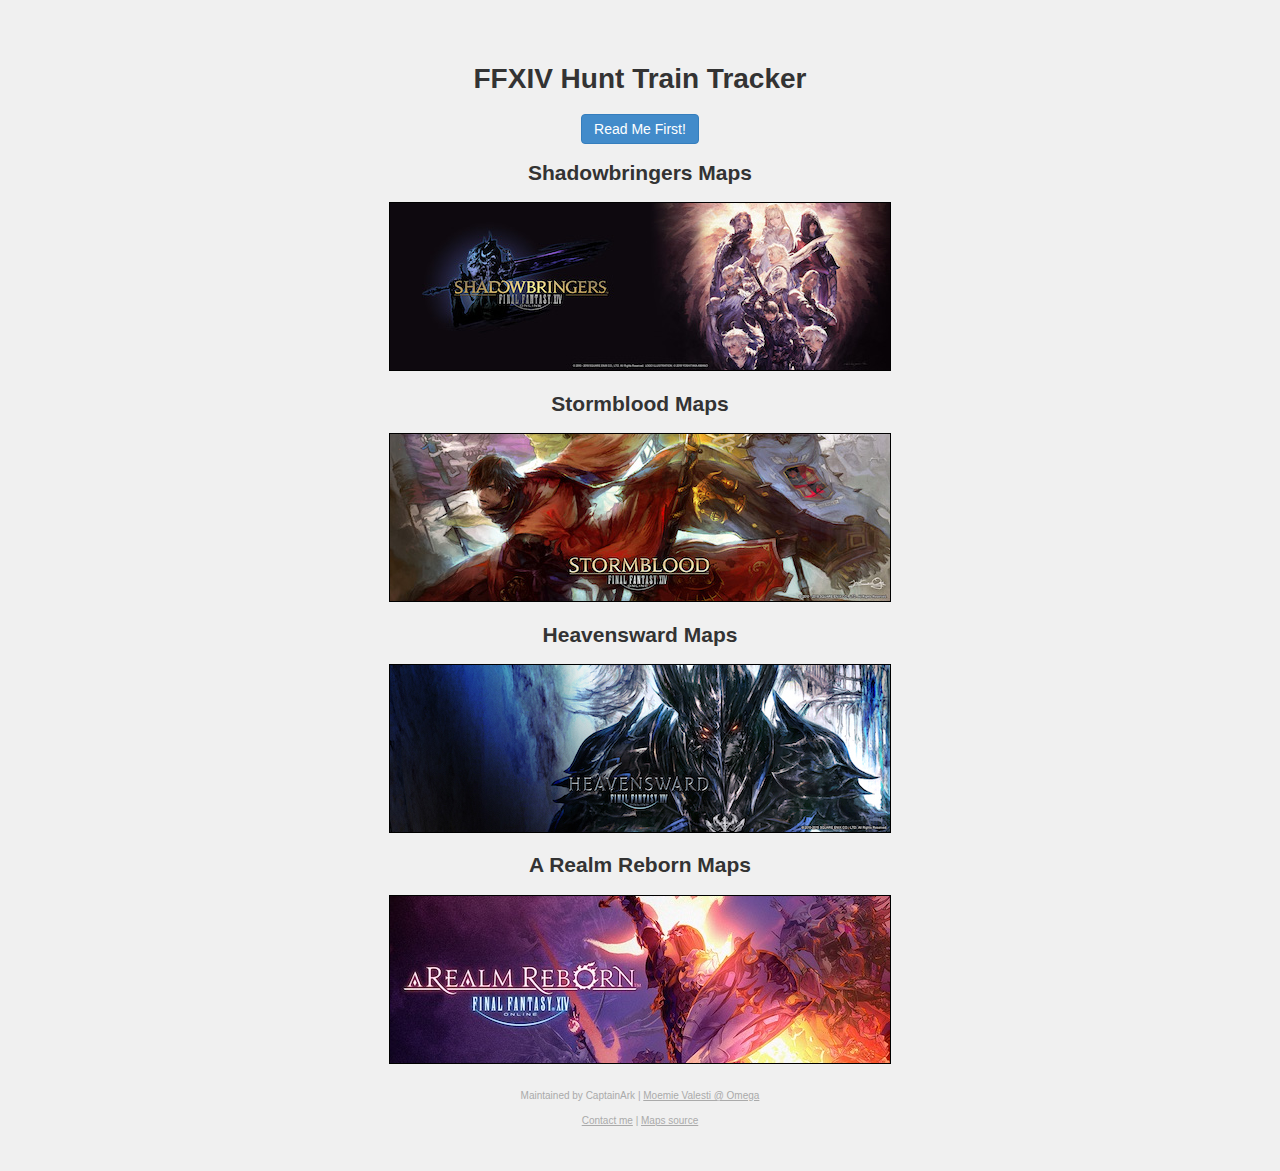
<file: index.html>
<!DOCTYPE html>
<html>
<head>
  <title>FFXIV Hunt Train Tracker</title>
  <meta charset="UTF-8">
  <link rel="apple-touch-icon" sizes="180x180" href="https://xivchoochoo.github.io/apple-touch-icon.png">
  <link rel="icon" type="image/png" sizes="32x32" href="https://xivchoochoo.github.io/favicon-32x32.png">
  <link rel="icon" type="image/png" sizes="16x16" href="https://xivchoochoo.github.io/favicon-16x16.png">
  <link rel="manifest" href="https://xivchoochoo.github.io/site.webmanifest">
  <link rel="mask-icon" href="https://xivchoochoo.github.io/safari-pinned-tab.svg" color="#5bbad5">
  <meta name="msapplication-TileColor" content="#da532c">
  <meta name="theme-color" content="#ffffff">
  <link rel="stylesheet" type="text/css" href="https://xivchoochoo.github.io/css/style.css" />
</head>
<body>
  <center>
  <br>
  <h1>FFXIV Hunt Train Tracker</h1>
  <form action="https://xivchoochoo.github.io/readme">
    <button class="btn" type="submit">Read Me First!</button>
  </form>
  <h2>Shadowbringers Maps</h2>
  <a href="https://xivchoochoo.github.io/shb"><img src="https://xivchoochoo.github.io/img/banner/shb.jpg" class="mapimg" alt="shb"></a>
  <br>
  <h2>Stormblood Maps</h2>
  <a href="https://xivchoochoo.github.io/sb"><img src="https://xivchoochoo.github.io/img/banner/sb.jpg" class="mapimg" alt="sb"></a>
  <br>
  <h2>Heavensward Maps</h2>
  <a href="https://xivchoochoo.github.io/hw"><img src="https://xivchoochoo.github.io/img/banner/hw.jpg" class="mapimg" alt="hw"></a>
  <br>
  <h2>A Realm Reborn Maps</h2>
  <a href="https://xivchoochoo.github.io/arr"><img src="https://xivchoochoo.github.io/img/banner/arr.jpg" class="mapimg" alt="arr"></a>
  <br>
  <br>

  <footer>
    Maintained by CaptainArk | <a href="https://eu.finalfantasyxiv.com/lodestone/character/18235634/">Moemie Valesti @ Omega</a>
    <br>
    <a href="mailto:contact@captainark.net">Contact me</a> | <a href="https://cablemonkey.us/huntmap2/">Maps source</a>
  </footer>

</body>
</html>
</file>
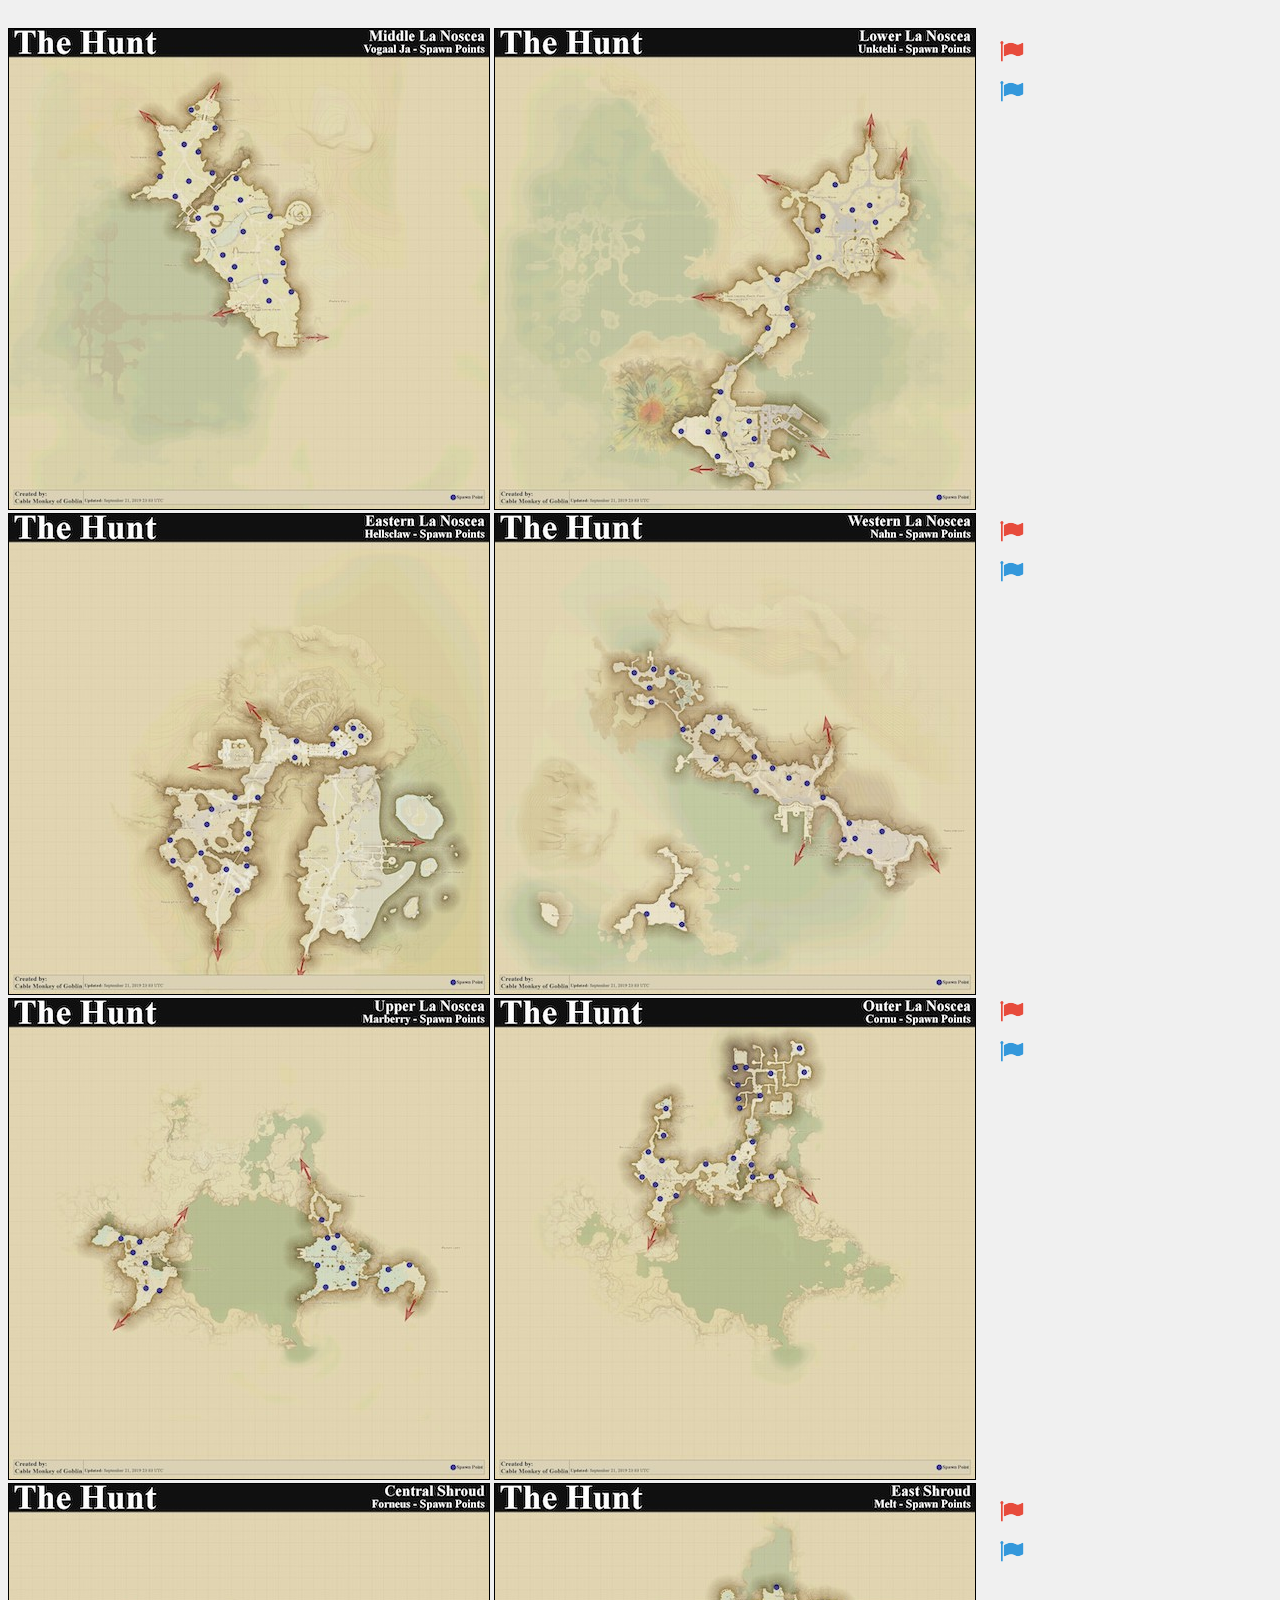
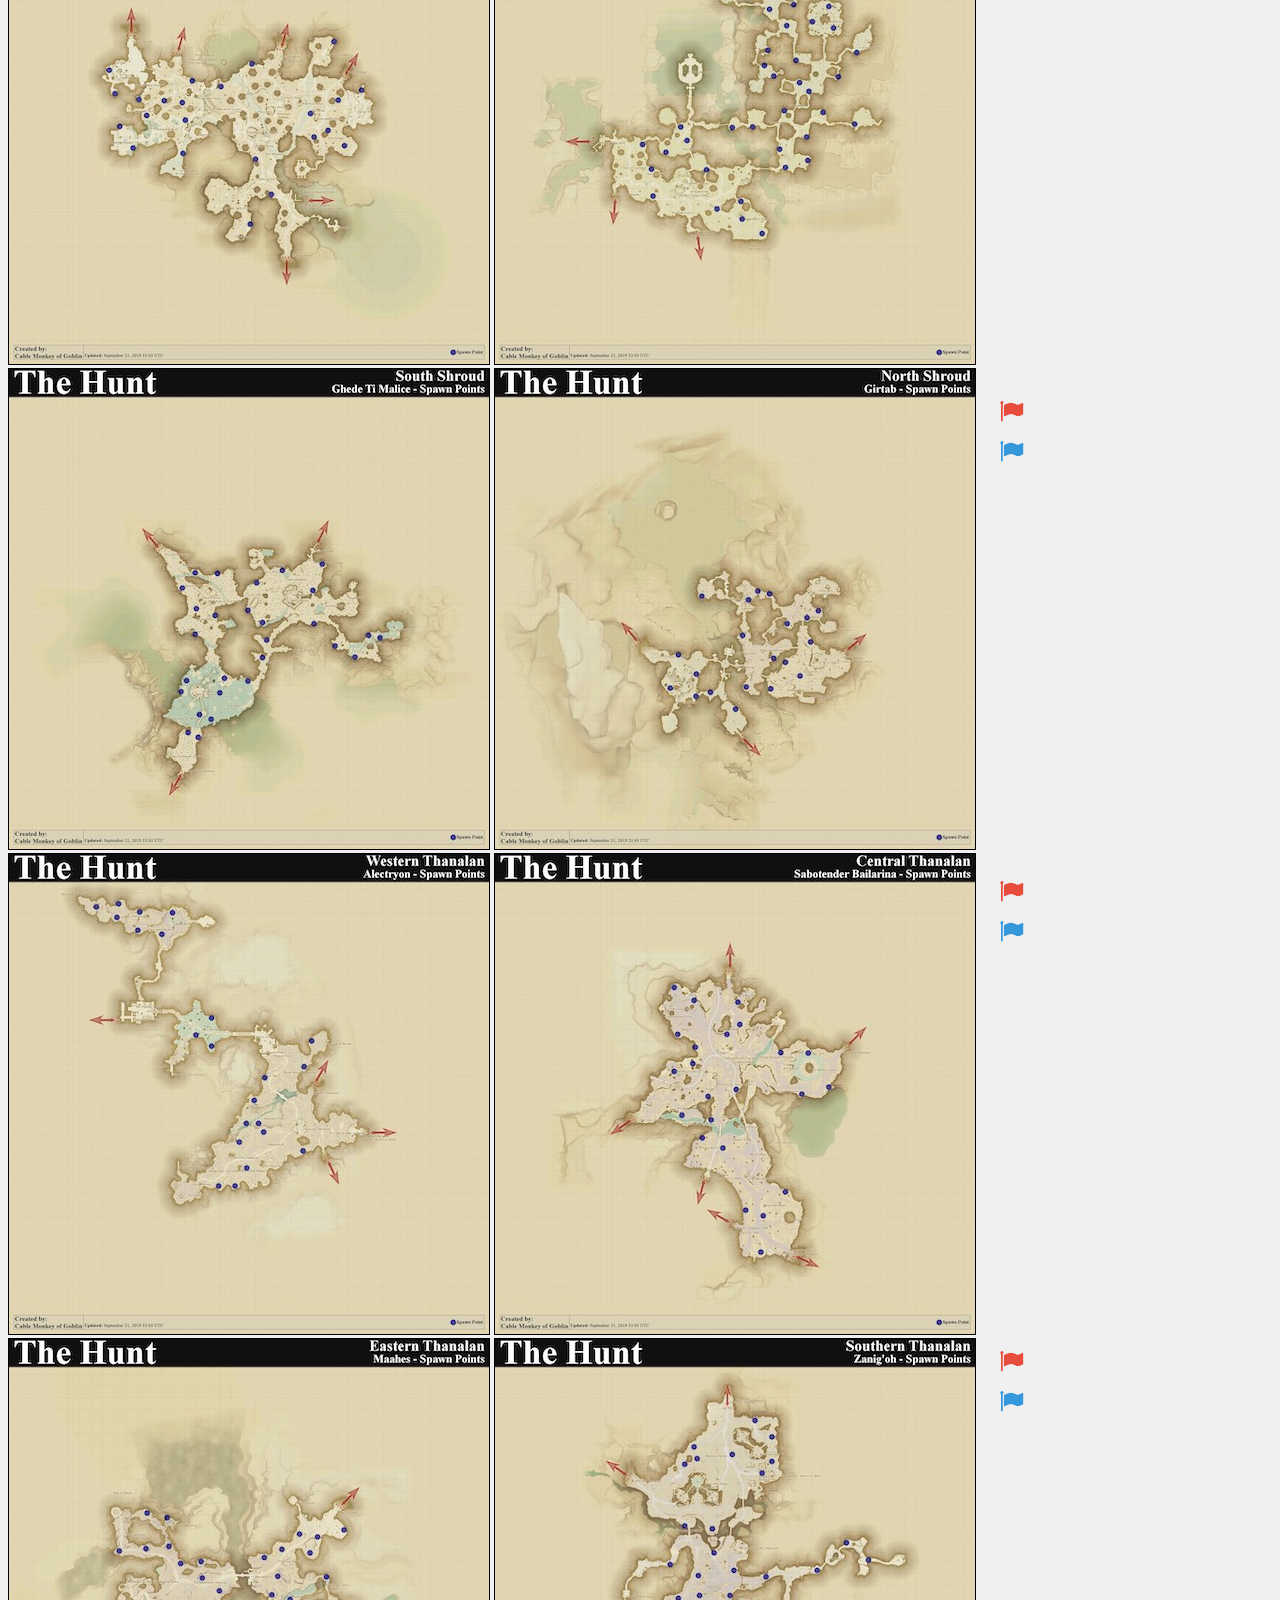
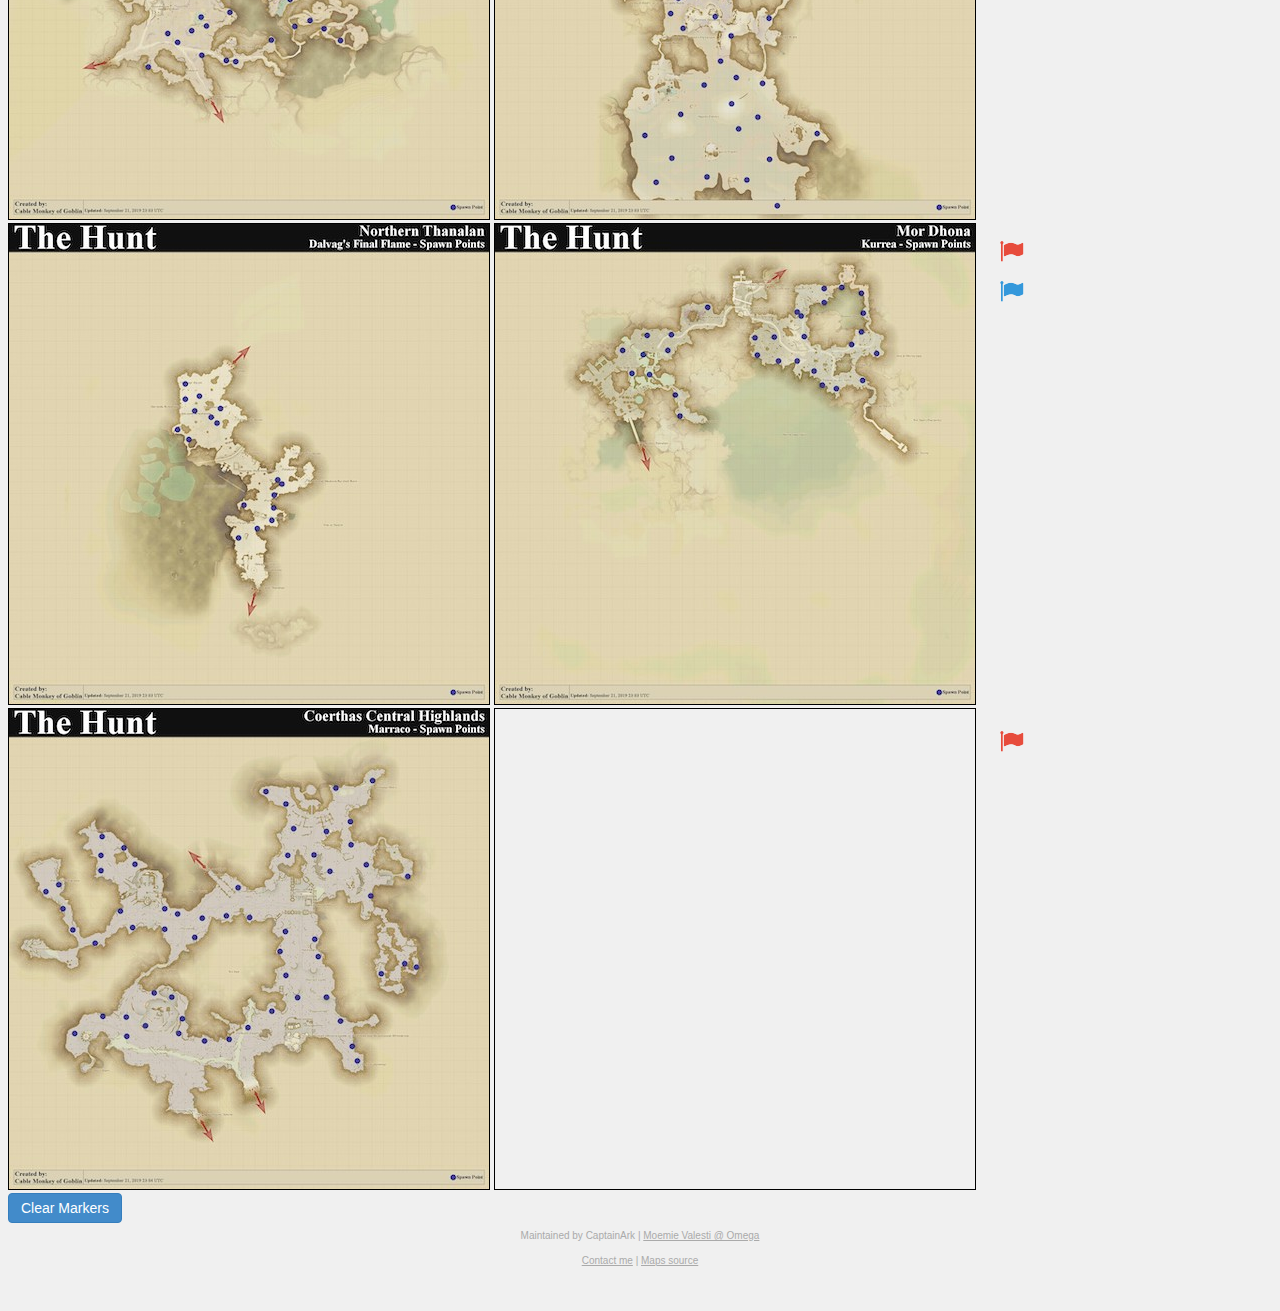
<file: arr/index.html>
<html>
<head>
  <title>HW A Rank Tracker</title>
  <meta charset="UTF-8">
  <link rel="apple-touch-icon" sizes="180x180" href="https://xivchoochoo.github.io/apple-touch-icon.png">
  <link rel="icon" type="image/png" sizes="32x32" href="https://xivchoochoo.github.io/favicon-32x32.png">
  <link rel="icon" type="image/png" sizes="16x16" href="https://xivchoochoo.github.io/favicon-16x16.png">
  <link rel="manifest" href="https://xivchoochoo.github.io/site.webmanifest">
  <link rel="mask-icon" href="https://xivchoochoo.github.io/safari-pinned-tab.svg" color="#5bbad5">
  <meta name="msapplication-TileColor" content="#da532c">
  <meta name="theme-color" content="#ffffff">
  <link rel="stylesheet" type="text/css" href="https://xivchoochoo.github.io/css/style.css" />
</head>

<body>

  <tr>
    <th>
      <img draggable="false" class="mapimg" src="https://xivchoochoo.github.io/img/arr/01.jpg" >
    </th>
    <th>
      <img draggable="false" class="mapimg" src="https://xivchoochoo.github.io/img/arr/02.jpg" >
    </th>
  <tr>
  <br>
  <tr>
    <th>
      <img draggable="false" class="mapimg" src="https://xivchoochoo.github.io/img/arr/03.jpg" >
    </th>
    <th>
      <img draggable="false" class="mapimg" src="https://xivchoochoo.github.io/img/arr/04.jpg" >
    </th>
  <tr>
  <br>
  <tr>
    <th>
      <img draggable="false" class="mapimg" src="https://xivchoochoo.github.io/img/arr/05.jpg" >
    </th>
    <th>
      <img draggable="false" class="mapimg" src="https://xivchoochoo.github.io/img/arr/06.jpg" >
    </th>
  <tr>
  <br>
  <tr>
    <th>
      <img draggable="false" class="mapimg" src="https://xivchoochoo.github.io/img/arr/07.jpg" >
    </th>
    <th>
      <img draggable="false" class="mapimg" src="https://xivchoochoo.github.io/img/arr/08.jpg" >
    </th>
  <tr>
  <br>
  <tr>
    <th>
      <img draggable="false" class="mapimg" src="https://xivchoochoo.github.io/img/arr/09.jpg" >
    </th>
    <th>
      <img draggable="false" class="mapimg" src="https://xivchoochoo.github.io/img/arr/10.jpg" >
    </th>
  <tr>
  <br>
  <tr>
    <th>
      <img draggable="false" class="mapimg" src="https://xivchoochoo.github.io/img/arr/11.jpg" >
    </th>
    <th>
      <img draggable="false" class="mapimg" src="https://xivchoochoo.github.io/img/arr/12.jpg" >
    </th>
  <tr>
  <br>
  <tr>
    <th>
      <img draggable="false" class="mapimg" src="https://xivchoochoo.github.io/img/arr/13.jpg" >
    </th>
    <th>
      <img draggable="false" class="mapimg" src="https://xivchoochoo.github.io/img/arr/14.jpg" >
    </th>
  <tr>
  <br>
  <tr>
    <th>
      <img draggable="false" class="mapimg" src="https://xivchoochoo.github.io/img/arr/15.jpg" >
    </th>
    <th>
      <img draggable="false" class="mapimg" src="https://xivchoochoo.github.io/img/arr/16.jpg" >
    </th>
  <tr>
  <br>
  <tr>
    <th>
      <img draggable="false" class="mapimg" src="https://xivchoochoo.github.io/img/arr/17.jpg" >
    </th>
    <th>
      <img draggable="false" class="mapimg" src="https://xivchoochoo.github.io/img/arr/18.png" >
    </th>
  <tr>

  <div id="reddiv1" class="mydragable" style="left:1000px; top:40px;" >
    <img src="https://xivchoochoo.github.io/img/redflag.png" />
  </div>

  <div id="bluediv1" class="mydragable" style="left:1000px; top:80px;" >
    <img src="https://xivchoochoo.github.io/img/blueflag.png" />
  </div>

  <div id="reddiv1" class="mydragable" style="left:1000px; top:520px;" >
    <img src="https://xivchoochoo.github.io/img/redflag.png" />
  </div>

  <div id="bluediv1" class="mydragable" style="left:1000px; top:560px;" >
    <img src="https://xivchoochoo.github.io/img/blueflag.png" />
  </div>

  <div id="reddiv1" class="mydragable" style="left:1000px; top:1000px;" >
    <img src="https://xivchoochoo.github.io/img/redflag.png" />
  </div>

  <div id="bluediv1" class="mydragable" style="left:1000px; top:1040px;" >
    <img src="https://xivchoochoo.github.io/img/blueflag.png" />
  </div>

  <div id="reddiv1" class="mydragable" style="left:1000px; top:1500px;" >
    <img src="https://xivchoochoo.github.io/img/redflag.png" />
  </div>

  <div id="bluediv1" class="mydragable" style="left:1000px; top:1540px;" >
    <img src="https://xivchoochoo.github.io/img/blueflag.png" />
  </div>

  <div id="reddiv1" class="mydragable" style="left:1000px; top:2000px;" >
    <img src="https://xivchoochoo.github.io/img/redflag.png" />
  </div>

  <div id="bluediv1" class="mydragable" style="left:1000px; top:2040px;" >
    <img src="https://xivchoochoo.github.io/img/blueflag.png" />
  </div>

  <div id="reddiv1" class="mydragable" style="left:1000px; top:2480px;" >
    <img src="https://xivchoochoo.github.io/img/redflag.png" />
  </div>

  <div id="bluediv1" class="mydragable" style="left:1000px; top:2520px;" >
    <img src="https://xivchoochoo.github.io/img/blueflag.png" />
  </div>

  <div id="reddiv1" class="mydragable" style="left:1000px; top:2950px;" >
    <img src="https://xivchoochoo.github.io/img/redflag.png" />
  </div>

  <div id="bluediv1" class="mydragable" style="left:1000px; top:2990px;" >
    <img src="https://xivchoochoo.github.io/img/blueflag.png" />
  </div>

  <div id="reddiv1" class="mydragable" style="left:1000px; top:3440px;" >
    <img src="https://xivchoochoo.github.io/img/redflag.png" />
  </div>

  <div id="bluediv1" class="mydragable" style="left:1000px; top:3480px;" >
    <img src="https://xivchoochoo.github.io/img/blueflag.png" />
  </div>

  <div id="reddiv1" class="mydragable" style="left:1000px; top:3930px;" >
    <img src="https://xivchoochoo.github.io/img/redflag.png" />
  </div>

  <br>
  <button class="btn" onclick="clearMarkers()">Clear Markers</button>

  <script type="text/javascript" src="https://xivchoochoo.github.io/js/flag.js"></script>

  <footer>
    Maintained by CaptainArk | <a href="https://eu.finalfantasyxiv.com/lodestone/character/18235634/">Moemie Valesti @ Omega</a>
    <br>
    <a href="mailto:contact@captainark.net">Contact me</a> | <a href="https://cablemonkey.us/huntmap2/">Maps source</a>
  </footer>

</body>
</html>
</file>
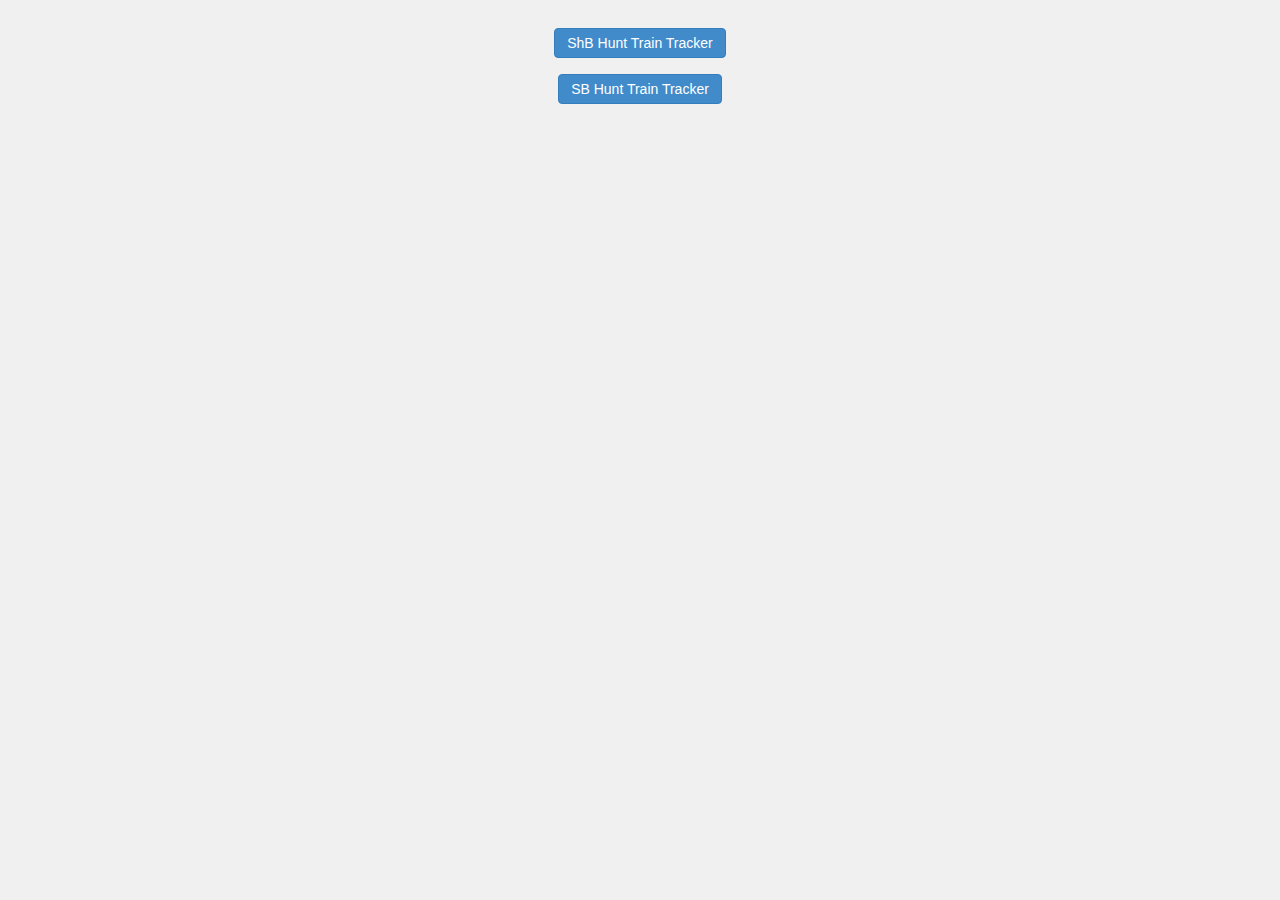
<file: html/index.html>
<!DOCTYPE html>
<html>
<head>
  <title>FFXIV Hunt Train Tracker</title>
  <meta charset="UTF-8">
  <link rel="stylesheet" type="text/css" href="css/style.css" />
</head>
<body>
  <center>
  <form action="sb">
    <button class="btn" type="submit">ShB Hunt Train Tracker</button>
  </form>
  <br>
  <form action="shb">
    <button class="btn" type="submit">SB Hunt Train Tracker</button>
  </form>
  </center>
</body>
</html>
</file>
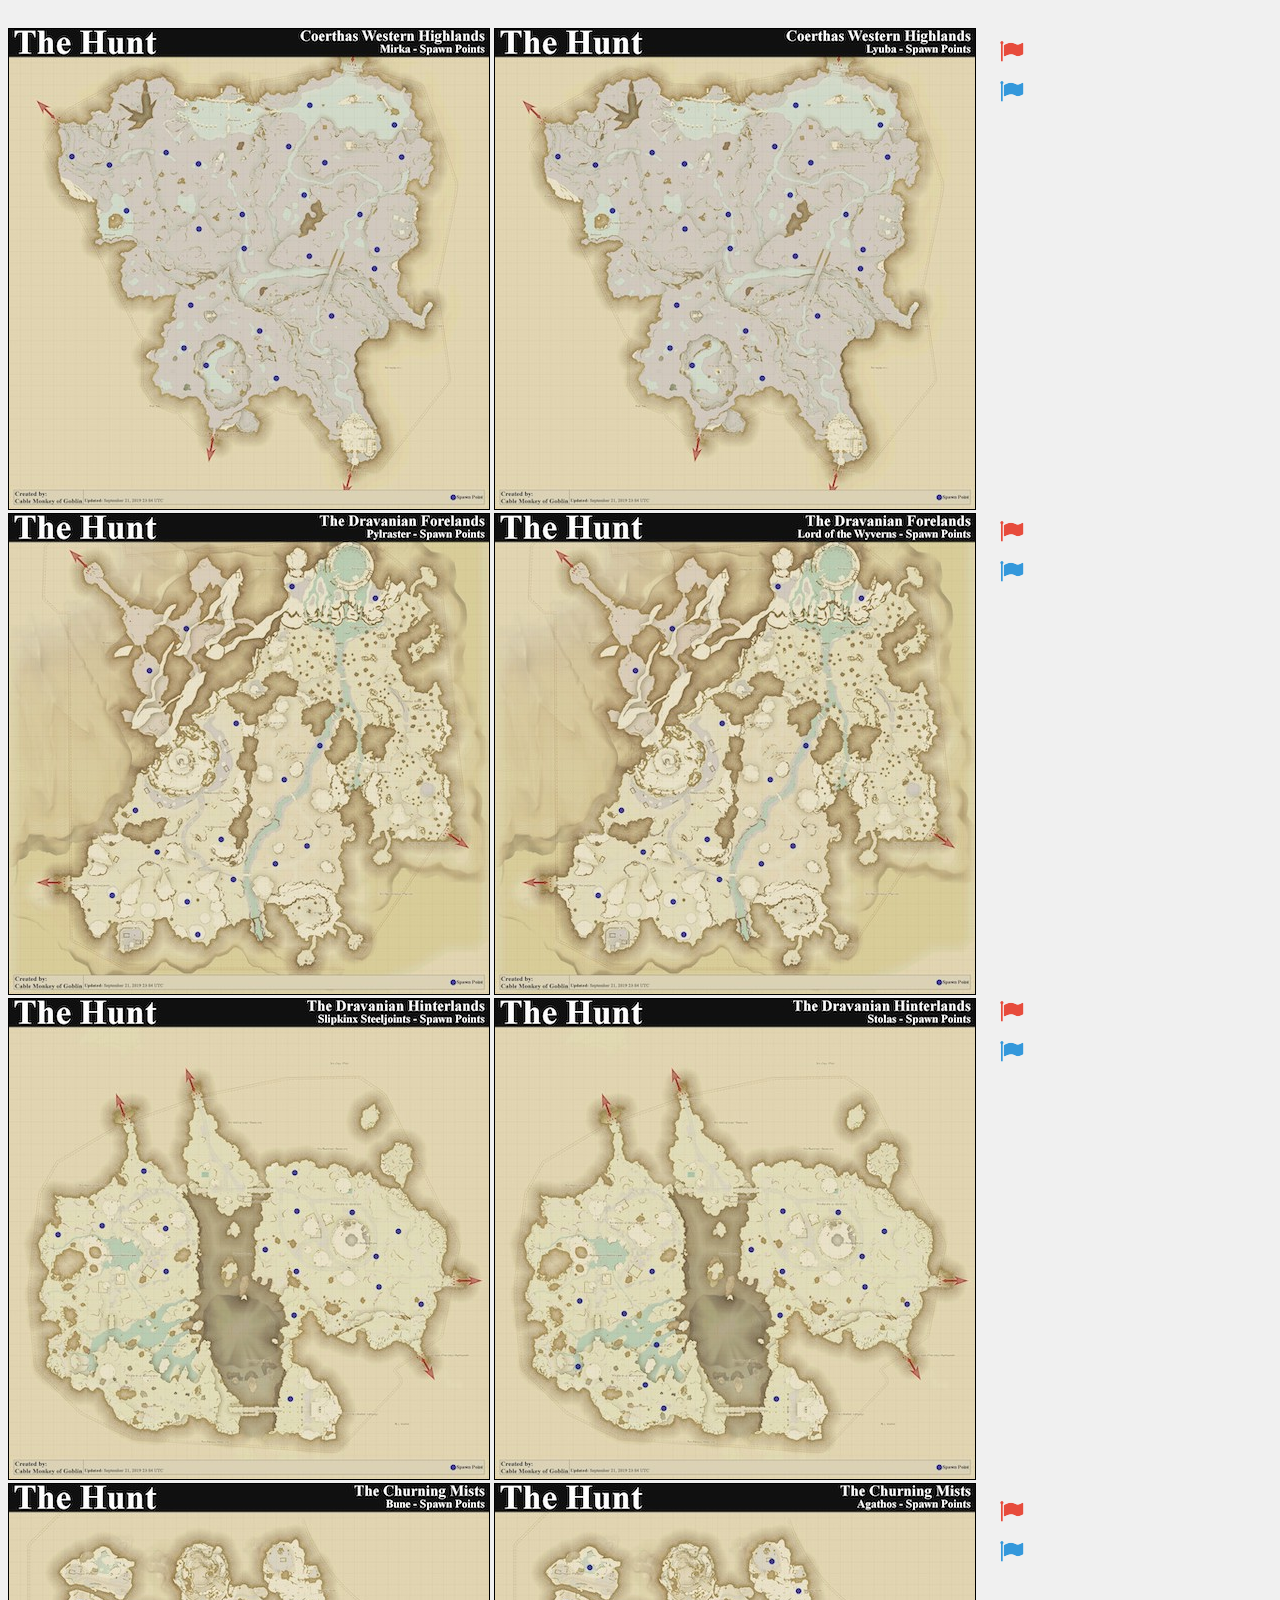
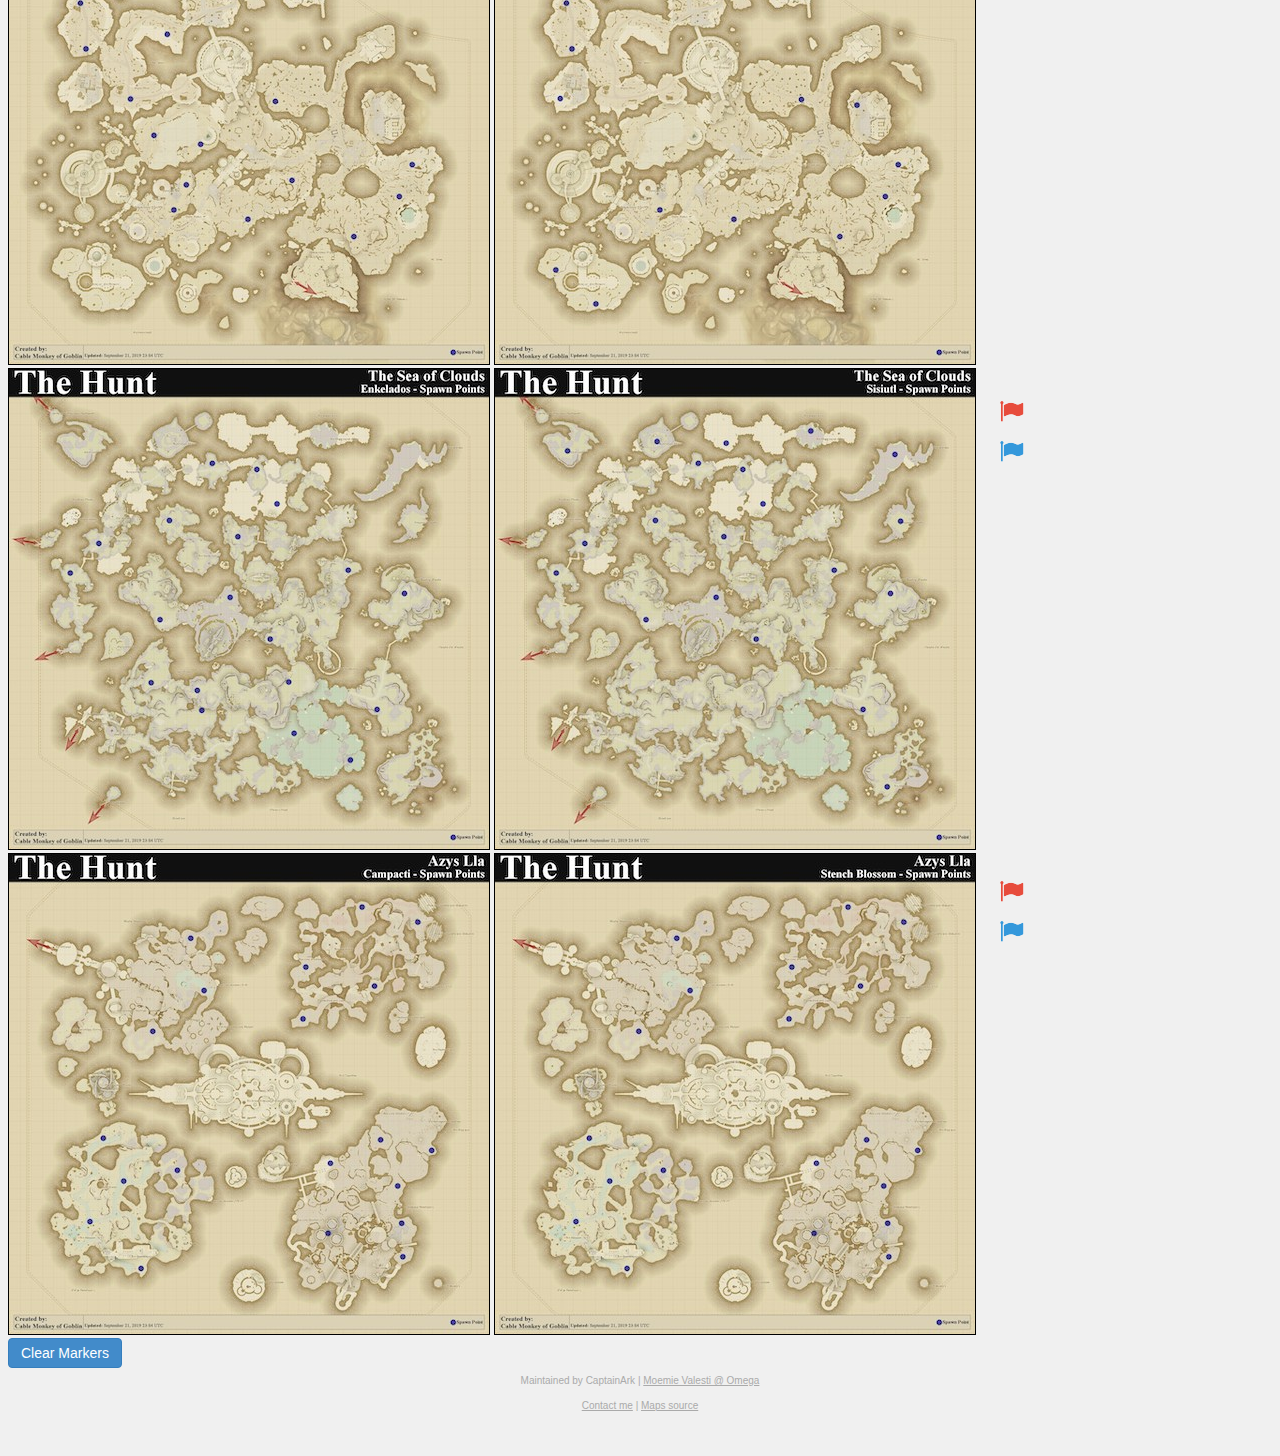
<file: hw/index.html>
<html>
<head>
  <title>HW A Rank Tracker</title>
  <meta charset="UTF-8">
  <link rel="apple-touch-icon" sizes="180x180" href="https://xivchoochoo.github.io/apple-touch-icon.png">
  <link rel="icon" type="image/png" sizes="32x32" href="https://xivchoochoo.github.io/favicon-32x32.png">
  <link rel="icon" type="image/png" sizes="16x16" href="https://xivchoochoo.github.io/favicon-16x16.png">
  <link rel="manifest" href="https://xivchoochoo.github.io/site.webmanifest">
  <link rel="mask-icon" href="https://xivchoochoo.github.io/safari-pinned-tab.svg" color="#5bbad5">
  <meta name="msapplication-TileColor" content="#da532c">
  <meta name="theme-color" content="#ffffff">
  <link rel="stylesheet" type="text/css" href="https://xivchoochoo.github.io/css/style.css" />
</head>

<body>

  <tr>
    <th>
      <img draggable="false" class="mapimg" src="https://xivchoochoo.github.io/img/hw/01.jpg" >
    </th>
    <th>
      <img draggable="false" class="mapimg" src="https://xivchoochoo.github.io/img/hw/02.jpg" >
    </th>
  <tr>
  <br>
  <tr>
    <th>
      <img draggable="false" class="mapimg" src="https://xivchoochoo.github.io/img/hw/03.jpg" >
    </th>
    <th>
      <img draggable="false" class="mapimg" src="https://xivchoochoo.github.io/img/hw/04.jpg" >
    </th>
  <tr>
  <br>
  <tr>
    <th>
      <img draggable="false" class="mapimg" src="https://xivchoochoo.github.io/img/hw/05.jpg" >
    </th>
    <th>
      <img draggable="false" class="mapimg" src="https://xivchoochoo.github.io/img/hw/06.jpg" >
    </th>
  <tr>
  <br>
  <tr>
    <th>
      <img draggable="false" class="mapimg" src="https://xivchoochoo.github.io/img/hw/07.jpg" >
    </th>
    <th>
      <img draggable="false" class="mapimg" src="https://xivchoochoo.github.io/img/hw/08.jpg" >
    </th>
  <tr>
  <br>
  <tr>
    <th>
      <img draggable="false" class="mapimg" src="https://xivchoochoo.github.io/img/hw/09.jpg" >
    </th>
    <th>
      <img draggable="false" class="mapimg" src="https://xivchoochoo.github.io/img/hw/10.jpg" >
    </th>
  <tr>
  <br>
  <tr>
    <th>
      <img draggable="false" class="mapimg" src="https://xivchoochoo.github.io/img/hw/11.jpg" >
    </th>
    <th>
      <img draggable="false" class="mapimg" src="https://xivchoochoo.github.io/img/hw/12.jpg" >
    </th>
  <tr>

  <div id="reddiv1" class="mydragable" style="left:1000px; top:40px;" >
    <img src="https://xivchoochoo.github.io/img/redflag.png" />
  </div>

  <div id="bluediv1" class="mydragable" style="left:1000px; top:80px;" >
    <img src="https://xivchoochoo.github.io/img/blueflag.png" />
  </div>

  <div id="reddiv1" class="mydragable" style="left:1000px; top:520px;" >
    <img src="https://xivchoochoo.github.io/img/redflag.png" />
  </div>

  <div id="bluediv1" class="mydragable" style="left:1000px; top:560px;" >
    <img src="https://xivchoochoo.github.io/img/blueflag.png" />
  </div>

  <div id="reddiv1" class="mydragable" style="left:1000px; top:1000px;" >
    <img src="https://xivchoochoo.github.io/img/redflag.png" />
  </div>

  <div id="bluediv1" class="mydragable" style="left:1000px; top:1040px;" >
    <img src="https://xivchoochoo.github.io/img/blueflag.png" />
  </div>

  <div id="reddiv1" class="mydragable" style="left:1000px; top:1500px;" >
    <img src="https://xivchoochoo.github.io/img/redflag.png" />
  </div>

  <div id="bluediv1" class="mydragable" style="left:1000px; top:1540px;" >
    <img src="https://xivchoochoo.github.io/img/blueflag.png" />
  </div>

  <div id="reddiv1" class="mydragable" style="left:1000px; top:2000px;" >
    <img src="https://xivchoochoo.github.io/img/redflag.png" />
  </div>

  <div id="bluediv1" class="mydragable" style="left:1000px; top:2040px;" >
    <img src="https://xivchoochoo.github.io/img/blueflag.png" />
  </div>

  <div id="reddiv1" class="mydragable" style="left:1000px; top:2480px;" >
    <img src="https://xivchoochoo.github.io/img/redflag.png" />
  </div>

  <div id="bluediv1" class="mydragable" style="left:1000px; top:2520px;" >
    <img src="https://xivchoochoo.github.io/img/blueflag.png" />
  </div>

  <br>
  <button class="btn" onclick="clearMarkers()">Clear Markers</button>

  <script type="text/javascript" src="https://xivchoochoo.github.io/js/flag.js"></script>

  <footer>
    Maintained by CaptainArk | <a href="https://eu.finalfantasyxiv.com/lodestone/character/18235634/">Moemie Valesti @ Omega</a>
    <br>
    <a href="mailto:contact@captainark.net">Contact me</a> | <a href="https://cablemonkey.us/huntmap2/">Maps source</a>
  </footer>

</body>
</html>
</file>
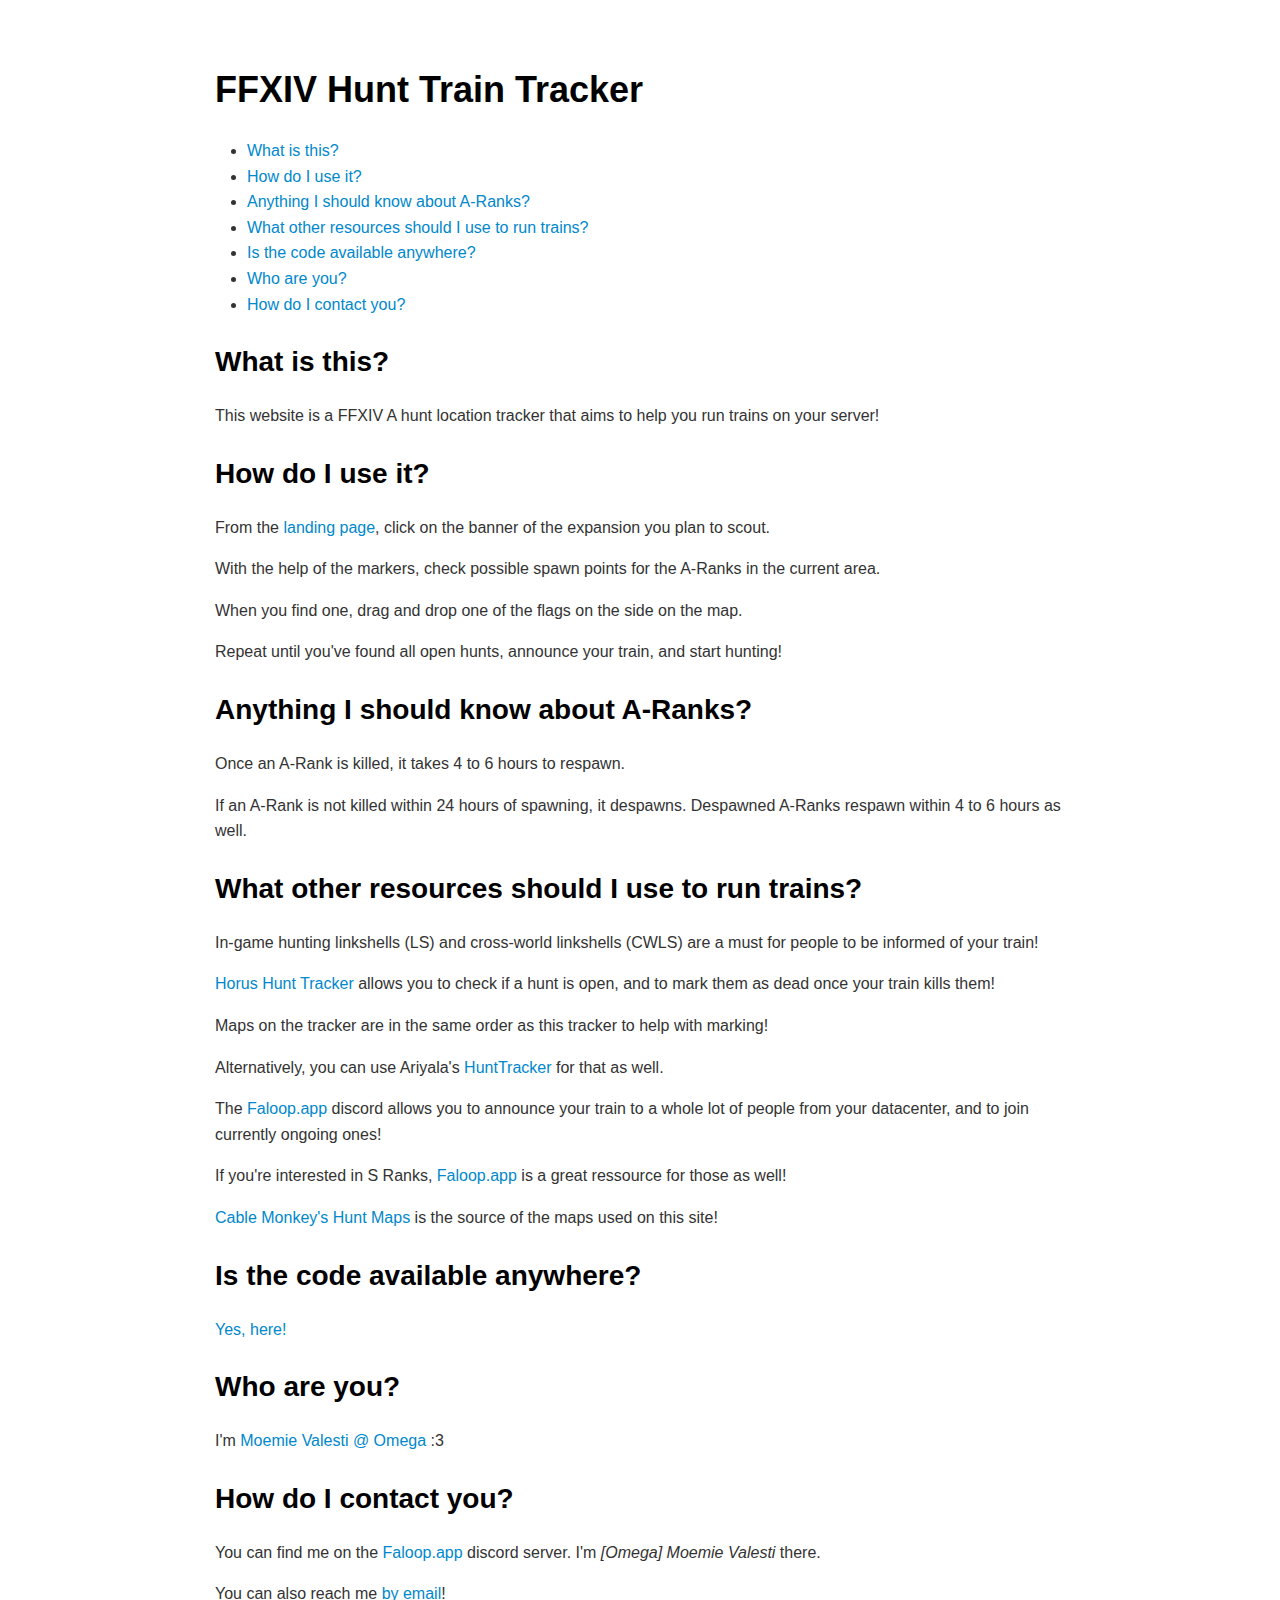
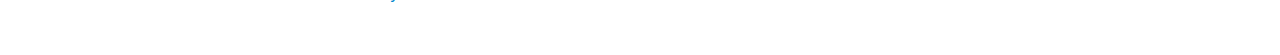
<file: readme/index.html>
<!DOCTYPE html><html><head>
      <title>README</title>
      <meta charset="utf-8">
      <meta name="viewport" content="width=device-width, initial-scale=1.0">
      
      <link rel="stylesheet" href="file:////Users/captainark/.vscode-oss/extensions/shd101wyy.markdown-preview-enhanced-0.5.10/node_modules/@shd101wyy/mume/dependencies/katex/katex.min.css">
      
      
      
      
      
      
      
      
      
      <style>
      /**
 * prism.js Github theme based on GitHub's theme.
 * @author Sam Clarke
 */
code[class*="language-"],
pre[class*="language-"] {
  color: #333;
  background: none;
  font-family: Consolas, "Liberation Mono", Menlo, Courier, monospace;
  text-align: left;
  white-space: pre;
  word-spacing: normal;
  word-break: normal;
  word-wrap: normal;
  line-height: 1.4;

  -moz-tab-size: 8;
  -o-tab-size: 8;
  tab-size: 8;

  -webkit-hyphens: none;
  -moz-hyphens: none;
  -ms-hyphens: none;
  hyphens: none;
}

/* Code blocks */
pre[class*="language-"] {
  padding: .8em;
  overflow: auto;
  /* border: 1px solid #ddd; */
  border-radius: 3px;
  /* background: #fff; */
  background: #f5f5f5;
}

/* Inline code */
:not(pre) > code[class*="language-"] {
  padding: .1em;
  border-radius: .3em;
  white-space: normal;
  background: #f5f5f5;
}

.token.comment,
.token.blockquote {
  color: #969896;
}

.token.cdata {
  color: #183691;
}

.token.doctype,
.token.punctuation,
.token.variable,
.token.macro.property {
  color: #333;
}

.token.operator,
.token.important,
.token.keyword,
.token.rule,
.token.builtin {
  color: #a71d5d;
}

.token.string,
.token.url,
.token.regex,
.token.attr-value {
  color: #183691;
}

.token.property,
.token.number,
.token.boolean,
.token.entity,
.token.atrule,
.token.constant,
.token.symbol,
.token.command,
.token.code {
  color: #0086b3;
}

.token.tag,
.token.selector,
.token.prolog {
  color: #63a35c;
}

.token.function,
.token.namespace,
.token.pseudo-element,
.token.class,
.token.class-name,
.token.pseudo-class,
.token.id,
.token.url-reference .token.variable,
.token.attr-name {
  color: #795da3;
}

.token.entity {
  cursor: help;
}

.token.title,
.token.title .token.punctuation {
  font-weight: bold;
  color: #1d3e81;
}

.token.list {
  color: #ed6a43;
}

.token.inserted {
  background-color: #eaffea;
  color: #55a532;
}

.token.deleted {
  background-color: #ffecec;
  color: #bd2c00;
}

.token.bold {
  font-weight: bold;
}

.token.italic {
  font-style: italic;
}


/* JSON */
.language-json .token.property {
  color: #183691;
}

.language-markup .token.tag .token.punctuation {
  color: #333;
}

/* CSS */
code.language-css,
.language-css .token.function {
  color: #0086b3;
}

/* YAML */
.language-yaml .token.atrule {
  color: #63a35c;
}

code.language-yaml {
  color: #183691;
}

/* Ruby */
.language-ruby .token.function {
  color: #333;
}

/* Markdown */
.language-markdown .token.url {
  color: #795da3;
}

/* Makefile */
.language-makefile .token.symbol {
  color: #795da3;
}

.language-makefile .token.variable {
  color: #183691;
}

.language-makefile .token.builtin {
  color: #0086b3;
}

/* Bash */
.language-bash .token.keyword {
  color: #0086b3;
}

/* highlight */
pre[data-line] {
  position: relative;
  padding: 1em 0 1em 3em;
}
pre[data-line] .line-highlight-wrapper {
  position: absolute;
  top: 0;
  left: 0;
  background-color: transparent;
  display: block;
  width: 100%;
}

pre[data-line] .line-highlight {
  position: absolute;
  left: 0;
  right: 0;
  padding: inherit 0;
  margin-top: 1em;
  background: hsla(24, 20%, 50%,.08);
  background: linear-gradient(to right, hsla(24, 20%, 50%,.1) 70%, hsla(24, 20%, 50%,0));
  pointer-events: none;
  line-height: inherit;
  white-space: pre;
}

pre[data-line] .line-highlight:before, 
pre[data-line] .line-highlight[data-end]:after {
  content: attr(data-start);
  position: absolute;
  top: .4em;
  left: .6em;
  min-width: 1em;
  padding: 0 .5em;
  background-color: hsla(24, 20%, 50%,.4);
  color: hsl(24, 20%, 95%);
  font: bold 65%/1.5 sans-serif;
  text-align: center;
  vertical-align: .3em;
  border-radius: 999px;
  text-shadow: none;
  box-shadow: 0 1px white;
}

pre[data-line] .line-highlight[data-end]:after {
  content: attr(data-end);
  top: auto;
  bottom: .4em;
}html body{font-family:"Helvetica Neue",Helvetica,"Segoe UI",Arial,freesans,sans-serif;font-size:16px;line-height:1.6;color:#333;background-color:#fff;overflow:initial;box-sizing:border-box;word-wrap:break-word}html body>:first-child{margin-top:0}html body h1,html body h2,html body h3,html body h4,html body h5,html body h6{line-height:1.2;margin-top:1em;margin-bottom:16px;color:#000}html body h1{font-size:2.25em;font-weight:300;padding-bottom:.3em}html body h2{font-size:1.75em;font-weight:400;padding-bottom:.3em}html body h3{font-size:1.5em;font-weight:500}html body h4{font-size:1.25em;font-weight:600}html body h5{font-size:1.1em;font-weight:600}html body h6{font-size:1em;font-weight:600}html body h1,html body h2,html body h3,html body h4,html body h5{font-weight:600}html body h5{font-size:1em}html body h6{color:#5c5c5c}html body strong{color:#000}html body del{color:#5c5c5c}html body a:not([href]){color:inherit;text-decoration:none}html body a{color:#08c;text-decoration:none}html body a:hover{color:#00a3f5;text-decoration:none}html body img{max-width:100%}html body>p{margin-top:0;margin-bottom:16px;word-wrap:break-word}html body>ul,html body>ol{margin-bottom:16px}html body ul,html body ol{padding-left:2em}html body ul.no-list,html body ol.no-list{padding:0;list-style-type:none}html body ul ul,html body ul ol,html body ol ol,html body ol ul{margin-top:0;margin-bottom:0}html body li{margin-bottom:0}html body li.task-list-item{list-style:none}html body li>p{margin-top:0;margin-bottom:0}html body .task-list-item-checkbox{margin:0 .2em .25em -1.8em;vertical-align:middle}html body .task-list-item-checkbox:hover{cursor:pointer}html body blockquote{margin:16px 0;font-size:inherit;padding:0 15px;color:#5c5c5c;border-left:4px solid #d6d6d6}html body blockquote>:first-child{margin-top:0}html body blockquote>:last-child{margin-bottom:0}html body hr{height:4px;margin:32px 0;background-color:#d6d6d6;border:0 none}html body table{margin:10px 0 15px 0;border-collapse:collapse;border-spacing:0;display:block;width:100%;overflow:auto;word-break:normal;word-break:keep-all}html body table th{font-weight:bold;color:#000}html body table td,html body table th{border:1px solid #d6d6d6;padding:6px 13px}html body dl{padding:0}html body dl dt{padding:0;margin-top:16px;font-size:1em;font-style:italic;font-weight:bold}html body dl dd{padding:0 16px;margin-bottom:16px}html body code{font-family:Menlo,Monaco,Consolas,'Courier New',monospace;font-size:.85em !important;color:#000;background-color:#f0f0f0;border-radius:3px;padding:.2em 0}html body code::before,html body code::after{letter-spacing:-0.2em;content:"\00a0"}html body pre>code{padding:0;margin:0;font-size:.85em !important;word-break:normal;white-space:pre;background:transparent;border:0}html body .highlight{margin-bottom:16px}html body .highlight pre,html body pre{padding:1em;overflow:auto;font-size:.85em !important;line-height:1.45;border:#d6d6d6;border-radius:3px}html body .highlight pre{margin-bottom:0;word-break:normal}html body pre code,html body pre tt{display:inline;max-width:initial;padding:0;margin:0;overflow:initial;line-height:inherit;word-wrap:normal;background-color:transparent;border:0}html body pre code:before,html body pre tt:before,html body pre code:after,html body pre tt:after{content:normal}html body p,html body blockquote,html body ul,html body ol,html body dl,html body pre{margin-top:0;margin-bottom:16px}html body kbd{color:#000;border:1px solid #d6d6d6;border-bottom:2px solid #c7c7c7;padding:2px 4px;background-color:#f0f0f0;border-radius:3px}@media print{html body{background-color:#fff}html body h1,html body h2,html body h3,html body h4,html body h5,html body h6{color:#000;page-break-after:avoid}html body blockquote{color:#5c5c5c}html body pre{page-break-inside:avoid}html body table{display:table}html body img{display:block;max-width:100%;max-height:100%}html body pre,html body code{word-wrap:break-word;white-space:pre}}.markdown-preview{width:100%;height:100%;box-sizing:border-box}.markdown-preview .pagebreak,.markdown-preview .newpage{page-break-before:always}.markdown-preview pre.line-numbers{position:relative;padding-left:3.8em;counter-reset:linenumber}.markdown-preview pre.line-numbers>code{position:relative}.markdown-preview pre.line-numbers .line-numbers-rows{position:absolute;pointer-events:none;top:1em;font-size:100%;left:0;width:3em;letter-spacing:-1px;border-right:1px solid #999;-webkit-user-select:none;-moz-user-select:none;-ms-user-select:none;user-select:none}.markdown-preview pre.line-numbers .line-numbers-rows>span{pointer-events:none;display:block;counter-increment:linenumber}.markdown-preview pre.line-numbers .line-numbers-rows>span:before{content:counter(linenumber);color:#999;display:block;padding-right:.8em;text-align:right}.markdown-preview .mathjax-exps .MathJax_Display{text-align:center !important}.markdown-preview:not([for="preview"]) .code-chunk .btn-group{display:none}.markdown-preview:not([for="preview"]) .code-chunk .status{display:none}.markdown-preview:not([for="preview"]) .code-chunk .output-div{margin-bottom:16px}.scrollbar-style::-webkit-scrollbar{width:8px}.scrollbar-style::-webkit-scrollbar-track{border-radius:10px;background-color:transparent}.scrollbar-style::-webkit-scrollbar-thumb{border-radius:5px;background-color:rgba(150,150,150,0.66);border:4px solid rgba(150,150,150,0.66);background-clip:content-box}html body[for="html-export"]:not([data-presentation-mode]){position:relative;width:100%;height:100%;top:0;left:0;margin:0;padding:0;overflow:auto}html body[for="html-export"]:not([data-presentation-mode]) .markdown-preview{position:relative;top:0}@media screen and (min-width:914px){html body[for="html-export"]:not([data-presentation-mode]) .markdown-preview{padding:2em calc(50% - 457px + 2em)}}@media screen and (max-width:914px){html body[for="html-export"]:not([data-presentation-mode]) .markdown-preview{padding:2em}}@media screen and (max-width:450px){html body[for="html-export"]:not([data-presentation-mode]) .markdown-preview{font-size:14px !important;padding:1em}}@media print{html body[for="html-export"]:not([data-presentation-mode]) #sidebar-toc-btn{display:none}}html body[for="html-export"]:not([data-presentation-mode]) #sidebar-toc-btn{position:fixed;bottom:8px;left:8px;font-size:28px;cursor:pointer;color:inherit;z-index:99;width:32px;text-align:center;opacity:.4}html body[for="html-export"]:not([data-presentation-mode])[html-show-sidebar-toc] #sidebar-toc-btn{opacity:1}html body[for="html-export"]:not([data-presentation-mode])[html-show-sidebar-toc] .md-sidebar-toc{position:fixed;top:0;left:0;width:300px;height:100%;padding:32px 0 48px 0;font-size:14px;box-shadow:0 0 4px rgba(150,150,150,0.33);box-sizing:border-box;overflow:auto;background-color:inherit}html body[for="html-export"]:not([data-presentation-mode])[html-show-sidebar-toc] .md-sidebar-toc::-webkit-scrollbar{width:8px}html body[for="html-export"]:not([data-presentation-mode])[html-show-sidebar-toc] .md-sidebar-toc::-webkit-scrollbar-track{border-radius:10px;background-color:transparent}html body[for="html-export"]:not([data-presentation-mode])[html-show-sidebar-toc] .md-sidebar-toc::-webkit-scrollbar-thumb{border-radius:5px;background-color:rgba(150,150,150,0.66);border:4px solid rgba(150,150,150,0.66);background-clip:content-box}html body[for="html-export"]:not([data-presentation-mode])[html-show-sidebar-toc] .md-sidebar-toc a{text-decoration:none}html body[for="html-export"]:not([data-presentation-mode])[html-show-sidebar-toc] .md-sidebar-toc ul{padding:0 1.6em;margin-top:.8em}html body[for="html-export"]:not([data-presentation-mode])[html-show-sidebar-toc] .md-sidebar-toc li{margin-bottom:.8em}html body[for="html-export"]:not([data-presentation-mode])[html-show-sidebar-toc] .md-sidebar-toc ul{list-style-type:none}html body[for="html-export"]:not([data-presentation-mode])[html-show-sidebar-toc] .markdown-preview{left:300px;width:calc(100% -  300px);padding:2em calc(50% - 457px -  150px);margin:0;box-sizing:border-box}@media screen and (max-width:1274px){html body[for="html-export"]:not([data-presentation-mode])[html-show-sidebar-toc] .markdown-preview{padding:2em}}@media screen and (max-width:450px){html body[for="html-export"]:not([data-presentation-mode])[html-show-sidebar-toc] .markdown-preview{width:100%}}html body[for="html-export"]:not([data-presentation-mode]):not([html-show-sidebar-toc]) .markdown-preview{left:50%;transform:translateX(-50%)}html body[for="html-export"]:not([data-presentation-mode]):not([html-show-sidebar-toc]) .md-sidebar-toc{display:none}

      </style>
    </head>
    <body for="html-export">
      <div class="mume markdown-preview  ">
      <h1 class="mume-header" id="ffxiv-hunt-train-tracker">FFXIV Hunt Train Tracker</h1>

<div class="code-chunk" data-id="code-chunk-id-0" data-cmd="toc"><div class="input-div"><div class="btn-group"><div class="run-btn btn"><span>&#x25B6;&#xFE0E;</span></div><div class="run-all-btn btn">all</div></div><div class="status">running...</div></div><div class="output-div"></div></div><ul>
<li><a href="#what-is-this">What is this?</a></li>
<li><a href="#how-do-i-use-it">How do I use it?</a></li>
<li><a href="#anything-i-should-know-about-a-ranks">Anything I should know about A-Ranks?</a></li>
<li><a href="#what-other-resources-should-i-use-to-run-trains">What other resources should I use to run trains?</a></li>
<li><a href="#is-the-code-available-anywhere">Is the code available anywhere?</a></li>
<li><a href="#who-are-you">Who are you?</a></li>
<li><a href="#how-do-i-contact-you">How do I contact you?</a></li>
</ul>
<h2 class="mume-header" id="what-is-this">What is this?</h2>

<p>This website is a FFXIV A hunt location tracker that aims to help you run trains on your server!</p>
<h2 class="mume-header" id="how-do-i-use-it">How do I use it?</h2>

<p>From the <a href="https://xivchoochoo.github.io">landing page</a>, click on the banner of the expansion you plan to scout.</p>
<p>With the help of the markers, check possible spawn points for the A-Ranks in the current area.</p>
<p>When you find one, drag and drop one of the flags on the side on the map.</p>
<p>Repeat until you&apos;ve found all open hunts, announce your train, and start hunting!</p>
<h2 class="mume-header" id="anything-i-should-know-about-a-ranks">Anything I should know about A-Ranks?</h2>

<p>Once an A-Rank is killed, it takes 4 to 6 hours to respawn.</p>
<p>If an A-Rank is not killed within 24 hours of spawning, it despawns. Despawned A-Ranks respawn within 4 to 6 hours as well.</p>
<h2 class="mume-header" id="what-other-resources-should-i-use-to-run-trains">What other resources should I use to run trains?</h2>

<p>In-game hunting linkshells (LS) and cross-world linkshells (CWLS) are a must for people to be informed of your train!</p>
<p><a href="https://horus-hunts.net/">Horus Hunt Tracker</a> allows you to check if a hunt is open, and to mark them as dead once your train kills them!</p>
<p>Maps on the tracker are in the same order as this tracker to help with marking!</p>
<p>Alternatively, you can use Ariyala&apos;s <a href="http://ffxiv.ariyala.com/HuntTracker/">HuntTracker</a> for that as well.</p>
<p>The <a href="https://discord.gg/wQt8yzE">Faloop.app</a> discord allows you to announce your train to a whole lot of people from your datacenter, and to join currently ongoing ones!</p>
<p>If you&apos;re interested in S Ranks, <a href="https://faloop.app/">Faloop.app</a> is a great ressource for those as well!</p>
<p><a href="https://cablemonkey.us/huntmap2/">Cable Monkey&apos;s Hunt Maps</a> is the source of the maps used on this site!</p>
<h2 class="mume-header" id="is-the-code-available-anywhere">Is the code available anywhere?</h2>

<p><a href="https://github.com/xivchoochoo/xivchoochoo.github.io">Yes, here!</a></p>
<h2 class="mume-header" id="who-are-you">Who are you?</h2>

<p>I&apos;m <a href="https://eu.finalfantasyxiv.com/lodestone/character/18235634/">Moemie Valesti @ Omega</a> :3</p>
<h2 class="mume-header" id="how-do-i-contact-you">How do I contact you?</h2>

<p>You can find me on the <a href="https://discord.gg/wQt8yzE">Faloop.app</a> discord server. I&apos;m <em>[Omega] Moemie Valesti</em> there.</p>
<p>You can also reach me <a href="mailto:contact@captainark.net">by email</a>!</p>

      </div>
      
      
    
    
    
    
    
    
    
    
  
    </body></html>
</file>
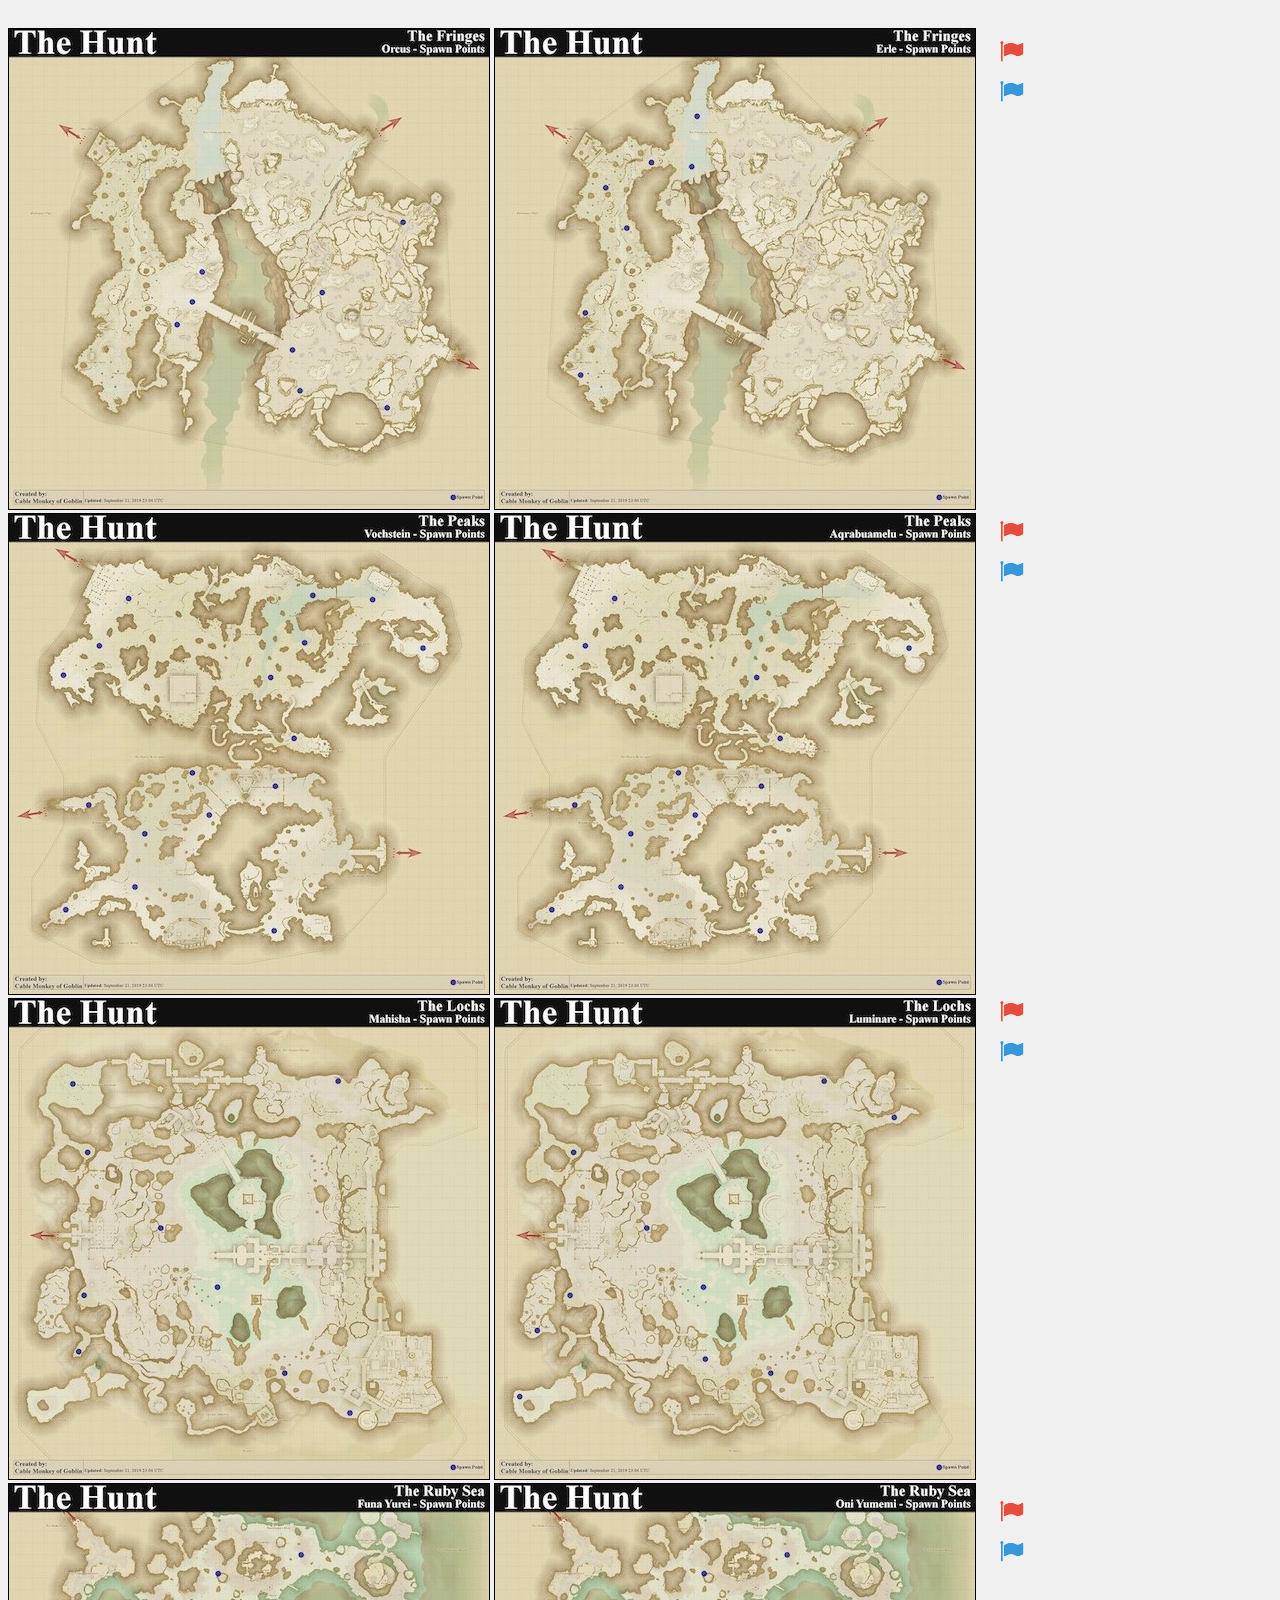
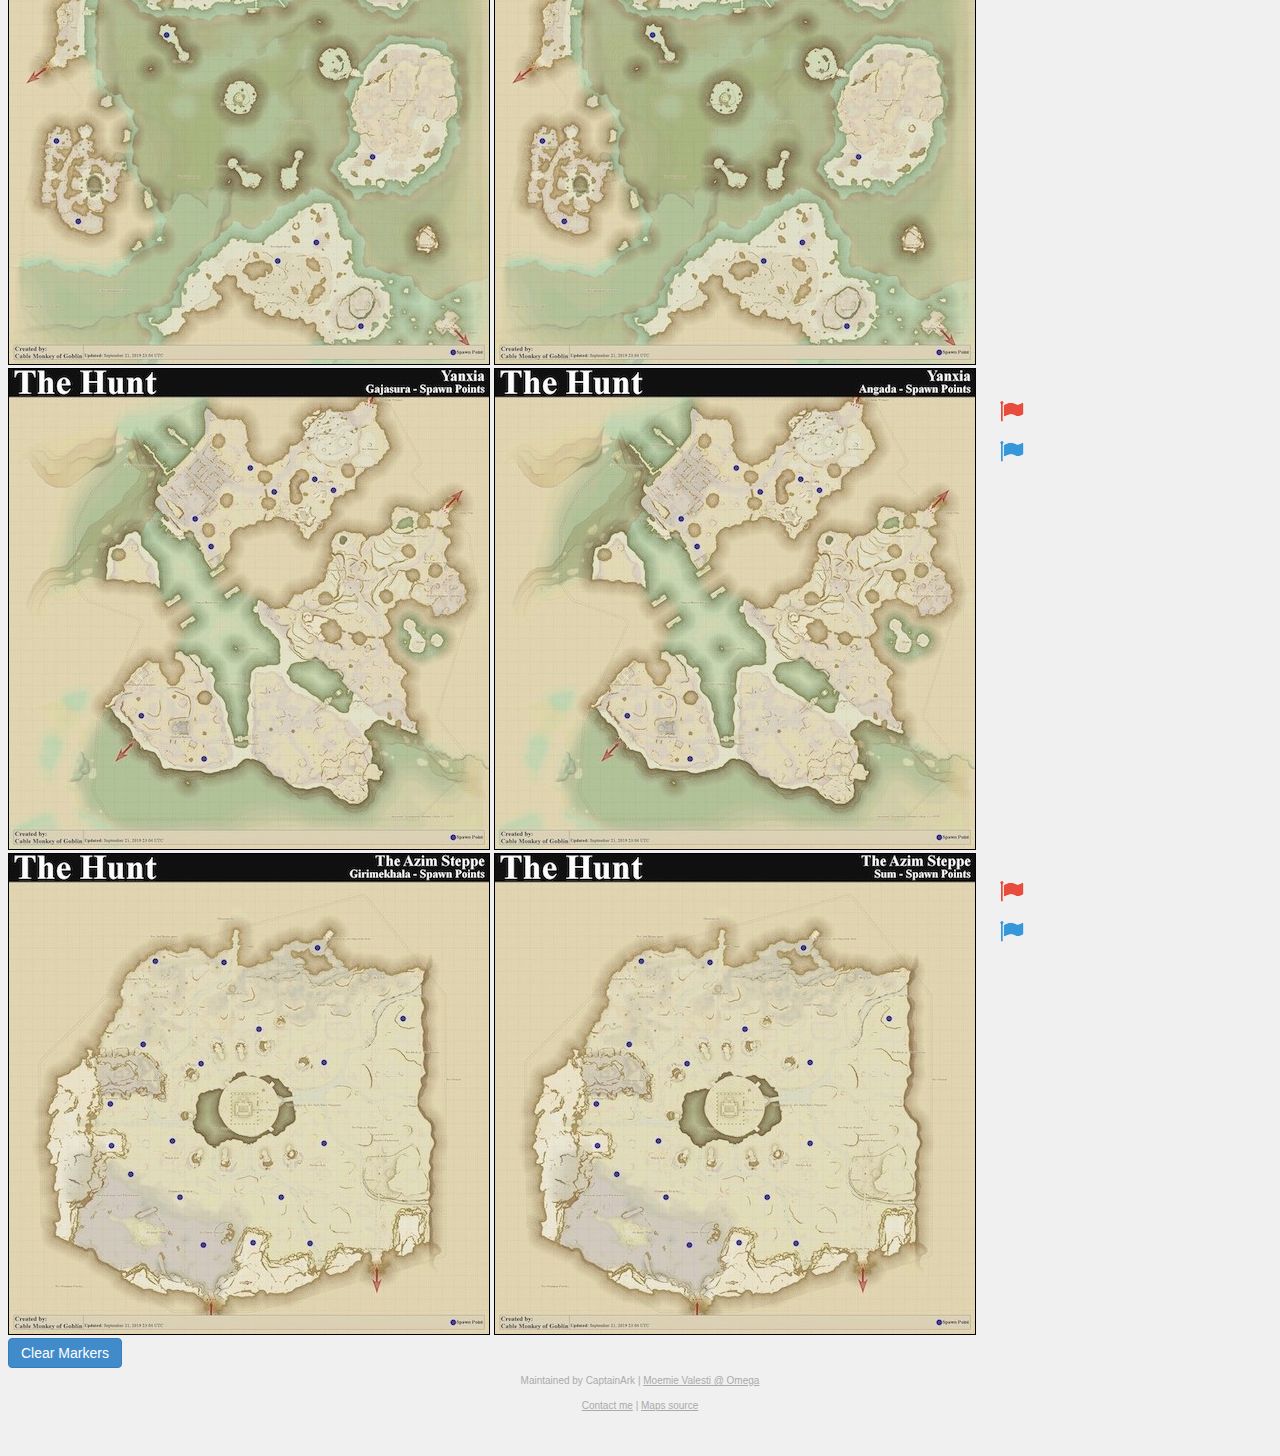
<file: sb/index.html>
<html>
<head>
  <title>SB A Rank Tracker</title>
  <meta charset="UTF-8">
  <link rel="apple-touch-icon" sizes="180x180" href="https://xivchoochoo.github.io/apple-touch-icon.png">
  <link rel="icon" type="image/png" sizes="32x32" href="https://xivchoochoo.github.io/favicon-32x32.png">
  <link rel="icon" type="image/png" sizes="16x16" href="https://xivchoochoo.github.io/favicon-16x16.png">
  <link rel="manifest" href="https://xivchoochoo.github.io/site.webmanifest">
  <link rel="mask-icon" href="https://xivchoochoo.github.io/safari-pinned-tab.svg" color="#5bbad5">
  <meta name="msapplication-TileColor" content="#da532c">
  <meta name="theme-color" content="#ffffff">
  <link rel="stylesheet" type="text/css" href="https://xivchoochoo.github.io/css/style.css" />
</head>

<body>

  <tr>
    <th>
      <img draggable="false" class="mapimg" src="https://xivchoochoo.github.io/img/sb/01.jpg" >
    </th>
    <th>
      <img draggable="false" class="mapimg" src="https://xivchoochoo.github.io/img/sb/02.jpg" >
    </th>
  <tr>
  <br>
  <tr>
    <th>
      <img draggable="false" class="mapimg" src="https://xivchoochoo.github.io/img/sb/03.jpg" >
    </th>
    <th>
      <img draggable="false" class="mapimg" src="https://xivchoochoo.github.io/img/sb/04.jpg" >
    </th>
  <tr>
  <br>
  <tr>
    <th>
      <img draggable="false" class="mapimg" src="https://xivchoochoo.github.io/img/sb/05.jpg" >
    </th>
    <th>
      <img draggable="false" class="mapimg" src="https://xivchoochoo.github.io/img/sb/06.jpg" >
    </th>
  <tr>
  <br>
  <tr>
    <th>
      <img draggable="false" class="mapimg" src="https://xivchoochoo.github.io/img/sb/07.jpg" >
    </th>
    <th>
      <img draggable="false" class="mapimg" src="https://xivchoochoo.github.io/img/sb/08.jpg" >
    </th>
  <tr>
  <br>
  <tr>
    <th>
      <img draggable="false" class="mapimg" src="https://xivchoochoo.github.io/img/sb/09.jpg" >
    </th>
    <th>
      <img draggable="false" class="mapimg" src="https://xivchoochoo.github.io/img/sb/10.jpg" >
    </th>
  <tr>
  <br>
  <tr>
    <th>
      <img draggable="false" class="mapimg" src="https://xivchoochoo.github.io/img/sb/11.jpg" >
    </th>
    <th>
      <img draggable="false" class="mapimg" src="https://xivchoochoo.github.io/img/sb/12.jpg" >
    </th>
  <tr>

  <div id="reddiv1" class="mydragable" style="left:1000px; top:40px;" >
    <img src="https://xivchoochoo.github.io/img/redflag.png" />
  </div>

  <div id="bluediv1" class="mydragable" style="left:1000px; top:80px;" >
    <img src="https://xivchoochoo.github.io/img/blueflag.png" />
  </div>

  <div id="reddiv1" class="mydragable" style="left:1000px; top:520px;" >
    <img src="https://xivchoochoo.github.io/img/redflag.png" />
  </div>

  <div id="bluediv1" class="mydragable" style="left:1000px; top:560px;" >
    <img src="https://xivchoochoo.github.io/img/blueflag.png" />
  </div>

  <div id="reddiv1" class="mydragable" style="left:1000px; top:1000px;" >
    <img src="https://xivchoochoo.github.io/img/redflag.png" />
  </div>

  <div id="bluediv1" class="mydragable" style="left:1000px; top:1040px;" >
    <img src="https://xivchoochoo.github.io/img/blueflag.png" />
  </div>

  <div id="reddiv1" class="mydragable" style="left:1000px; top:1500px;" >
    <img src="https://xivchoochoo.github.io/img/redflag.png" />
  </div>

  <div id="bluediv1" class="mydragable" style="left:1000px; top:1540px;" >
    <img src="https://xivchoochoo.github.io/img/blueflag.png" />
  </div>

  <div id="reddiv1" class="mydragable" style="left:1000px; top:2000px;" >
    <img src="https://xivchoochoo.github.io/img/redflag.png" />
  </div>

  <div id="bluediv1" class="mydragable" style="left:1000px; top:2040px;" >
    <img src="https://xivchoochoo.github.io/img/blueflag.png" />
  </div>

  <div id="reddiv1" class="mydragable" style="left:1000px; top:2480px;" >
    <img src="https://xivchoochoo.github.io/img/redflag.png" />
  </div>

  <div id="bluediv1" class="mydragable" style="left:1000px; top:2520px;" >
    <img src="https://xivchoochoo.github.io/img/blueflag.png" />
  </div>

  <br>
  <button class="btn" onclick="clearMarkers()">Clear Markers</button>

  <script type="text/javascript" src="https://xivchoochoo.github.io/js/flag.js"></script>

  <footer>
    Maintained by CaptainArk | <a href="https://eu.finalfantasyxiv.com/lodestone/character/18235634/">Moemie Valesti @ Omega</a>
    <br>
    <a href="mailto:contact@captainark.net">Contact me</a> | <a href="https://cablemonkey.us/huntmap2/">Maps source</a>
  </footer>

</body>
</html>
</file>
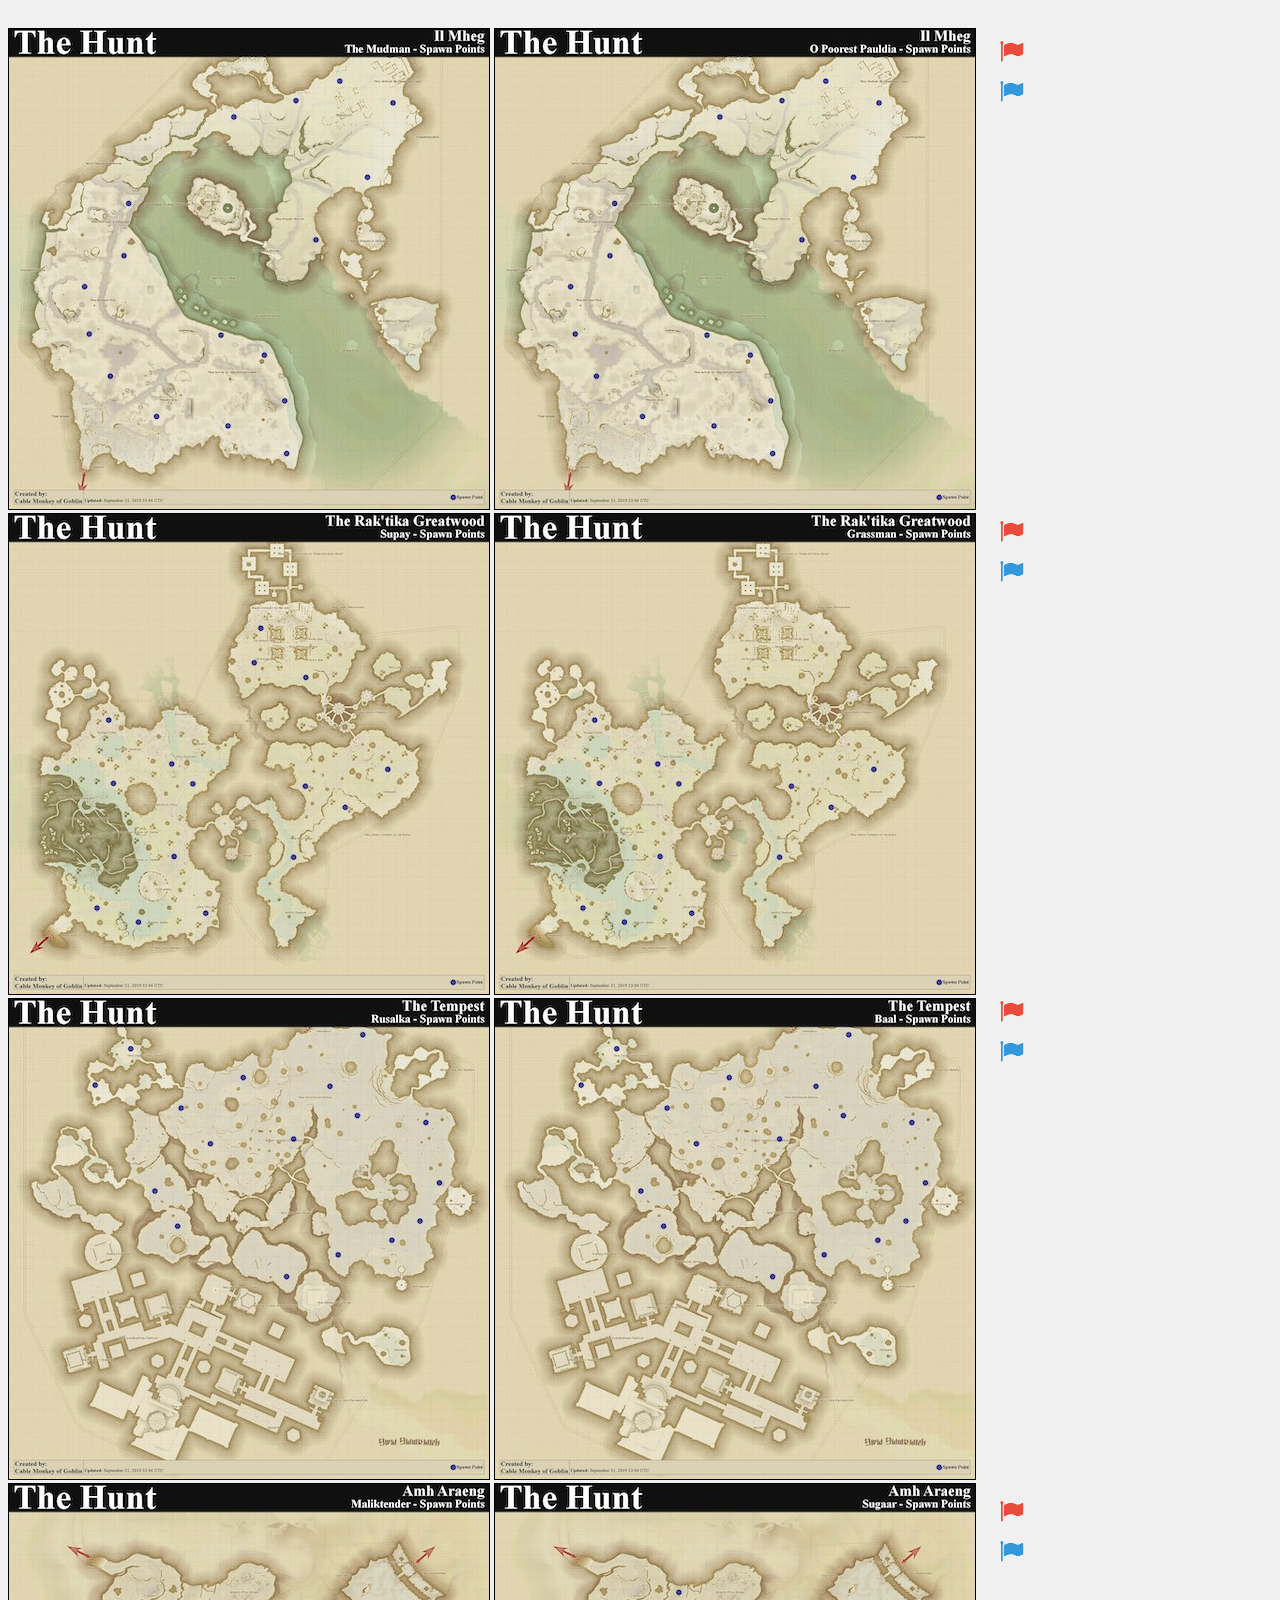
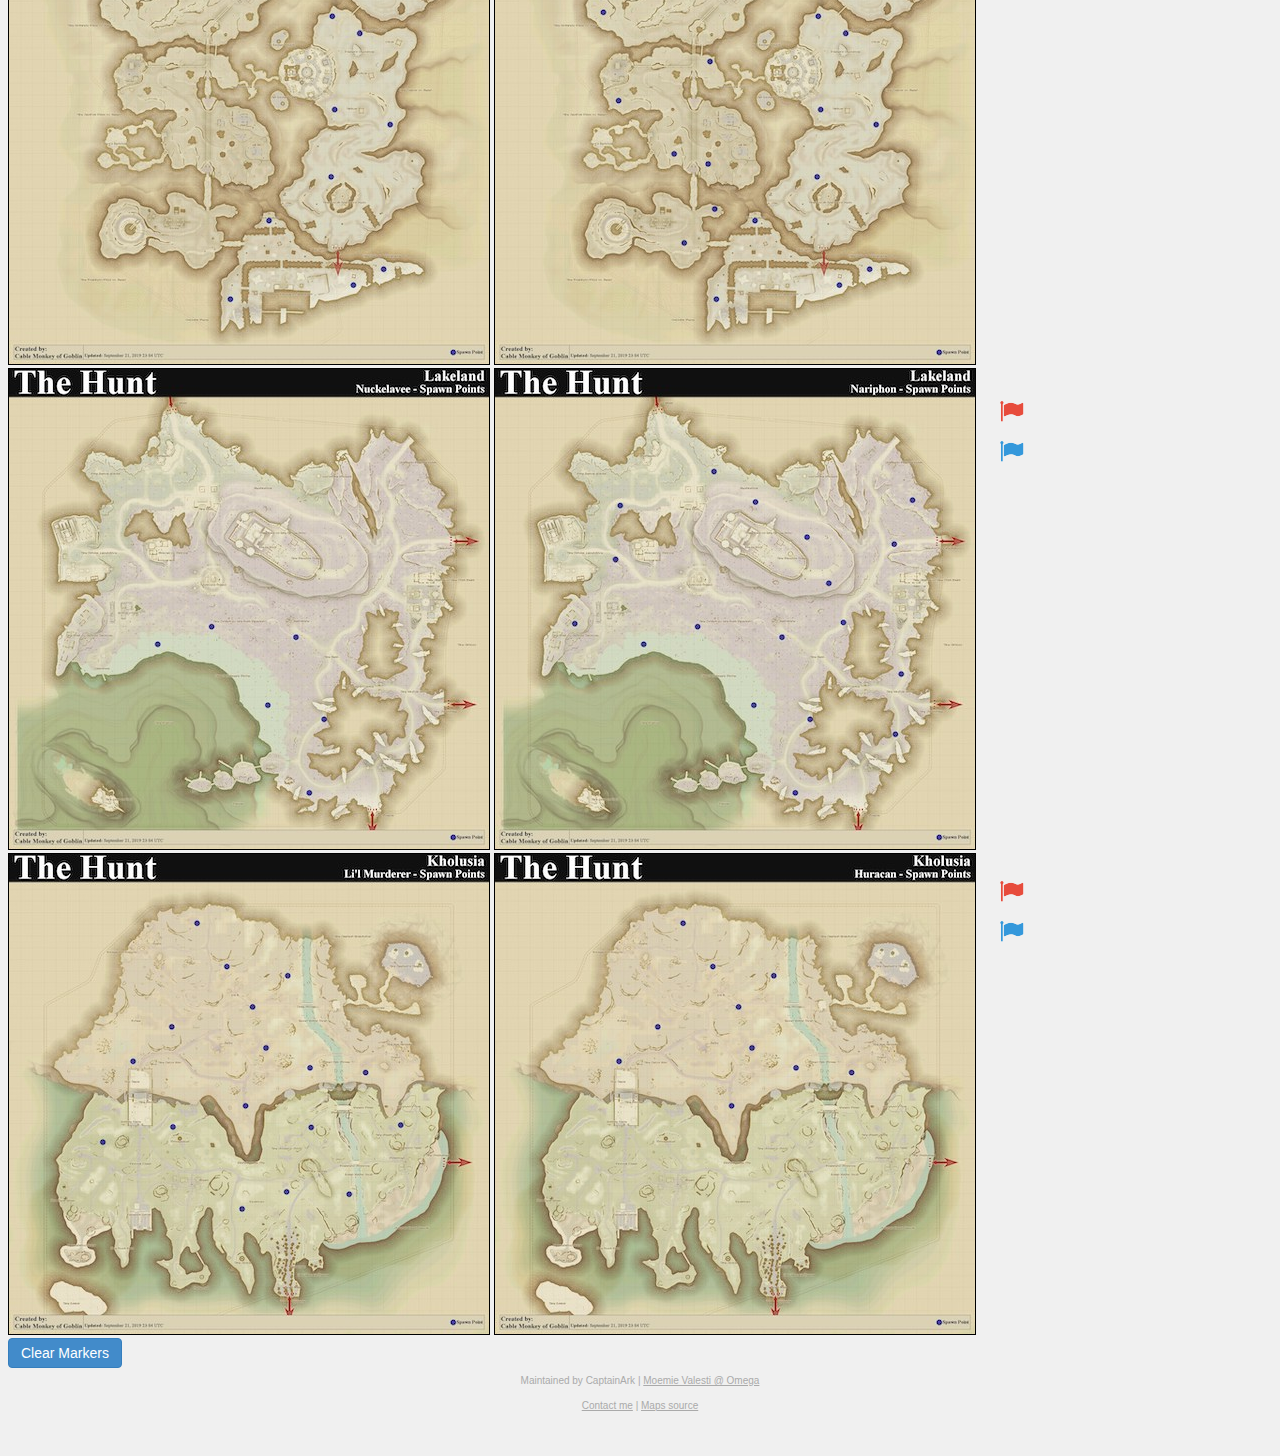
<file: shb/index.html>
<html>
<head>
  <title>ShB A Rank Tracker</title>
  <meta charset="UTF-8">
  <link rel="apple-touch-icon" sizes="180x180" href="https://xivchoochoo.github.io/apple-touch-icon.png">
  <link rel="icon" type="image/png" sizes="32x32" href="https://xivchoochoo.github.io/favicon-32x32.png">
  <link rel="icon" type="image/png" sizes="16x16" href="https://xivchoochoo.github.io/favicon-16x16.png">
  <link rel="manifest" href="https://xivchoochoo.github.io/site.webmanifest">
  <link rel="mask-icon" href="https://xivchoochoo.github.io/safari-pinned-tab.svg" color="#5bbad5">
  <meta name="msapplication-TileColor" content="#da532c">
  <meta name="theme-color" content="#ffffff">
  <link rel="stylesheet" type="text/css" href="https://xivchoochoo.github.io/css/style.css" />
</head>

<body>

  <tr>
    <th>
      <img draggable="false" class="mapimg" src="https://xivchoochoo.github.io/img/shb/01.jpg" >
    </th>
    <th>
      <img draggable="false" class="mapimg" src="https://xivchoochoo.github.io/img/shb/02.jpg" >
    </th>
  <tr>
  <br>
  <tr>
    <th>
      <img draggable="false" class="mapimg" src="https://xivchoochoo.github.io/img/shb/03.jpg" >
    </th>
    <th>
      <img draggable="false" class="mapimg" src="https://xivchoochoo.github.io/img/shb/04.jpg" >
    </th>
  <tr>
  <br>
  <tr>
    <th>
      <img draggable="false" class="mapimg" src="https://xivchoochoo.github.io/img/shb/05.jpg" >
    </th>
    <th>
      <img draggable="false" class="mapimg" src="https://xivchoochoo.github.io/img/shb/06.jpg" >
    </th>
  <tr>
  <br>
  <tr>
    <th>
      <img draggable="false" class="mapimg" src="https://xivchoochoo.github.io/img/shb/07.jpg" >
    </th>
    <th>
      <img draggable="false" class="mapimg" src="https://xivchoochoo.github.io/img/shb/08.jpg" >
    </th>
  <tr>
  <br>
  <tr>
    <th>
      <img draggable="false" class="mapimg" src="https://xivchoochoo.github.io/img/shb/09.jpg" >
    </th>
    <th>
      <img draggable="false" class="mapimg" src="https://xivchoochoo.github.io/img/shb/10.jpg" >
    </th>
  <tr>
  <br>
  <tr>
    <th>
      <img draggable="false" class="mapimg" src="https://xivchoochoo.github.io/img/shb/11.jpg" >
    </th>
    <th>
      <img draggable="false" class="mapimg" src="https://xivchoochoo.github.io/img/shb/12.jpg" >
    </th>
  <tr>

  <div id="reddiv1" class="mydragable" style="left:1000px; top:40px;" >
    <img src="https://xivchoochoo.github.io/img/redflag.png" />
  </div>

  <div id="bluediv1" class="mydragable" style="left:1000px; top:80px;" >
    <img src="https://xivchoochoo.github.io/img/blueflag.png" />
  </div>

  <div id="reddiv1" class="mydragable" style="left:1000px; top:520px;" >
    <img src="https://xivchoochoo.github.io/img/redflag.png" />
  </div>

  <div id="bluediv1" class="mydragable" style="left:1000px; top:560px;" >
    <img src="https://xivchoochoo.github.io/img/blueflag.png" />
  </div>

  <div id="reddiv1" class="mydragable" style="left:1000px; top:1000px;" >
    <img src="https://xivchoochoo.github.io/img/redflag.png" />
  </div>

  <div id="bluediv1" class="mydragable" style="left:1000px; top:1040px;" >
    <img src="https://xivchoochoo.github.io/img/blueflag.png" />
  </div>

  <div id="reddiv1" class="mydragable" style="left:1000px; top:1500px;" >
    <img src="https://xivchoochoo.github.io/img/redflag.png" />
  </div>

  <div id="bluediv1" class="mydragable" style="left:1000px; top:1540px;" >
    <img src="https://xivchoochoo.github.io/img/blueflag.png" />
  </div>

  <div id="reddiv1" class="mydragable" style="left:1000px; top:2000px;" >
    <img src="https://xivchoochoo.github.io/img/redflag.png" />
  </div>

  <div id="bluediv1" class="mydragable" style="left:1000px; top:2040px;" >
    <img src="https://xivchoochoo.github.io/img/blueflag.png" />
  </div>

  <div id="reddiv1" class="mydragable" style="left:1000px; top:2480px;" >
    <img src="https://xivchoochoo.github.io/img/redflag.png" />
  </div>

  <div id="bluediv1" class="mydragable" style="left:1000px; top:2520px;" >
    <img src="https://xivchoochoo.github.io/img/blueflag.png" />
  </div>

  <br>
  <button class="btn" onclick="clearMarkers()">Clear Markers</button>

  <script type="text/javascript" src="https://xivchoochoo.github.io/js/flag.js"></script>

  <footer>
    Maintained by CaptainArk | <a href="https://eu.finalfantasyxiv.com/lodestone/character/18235634/">Moemie Valesti @ Omega</a>
    <br>
    <a href="mailto:contact@captainark.net">Contact me</a> | <a href="https://cablemonkey.us/huntmap2/">Maps source</a>
  </footer>

</body>
</html>
</file>
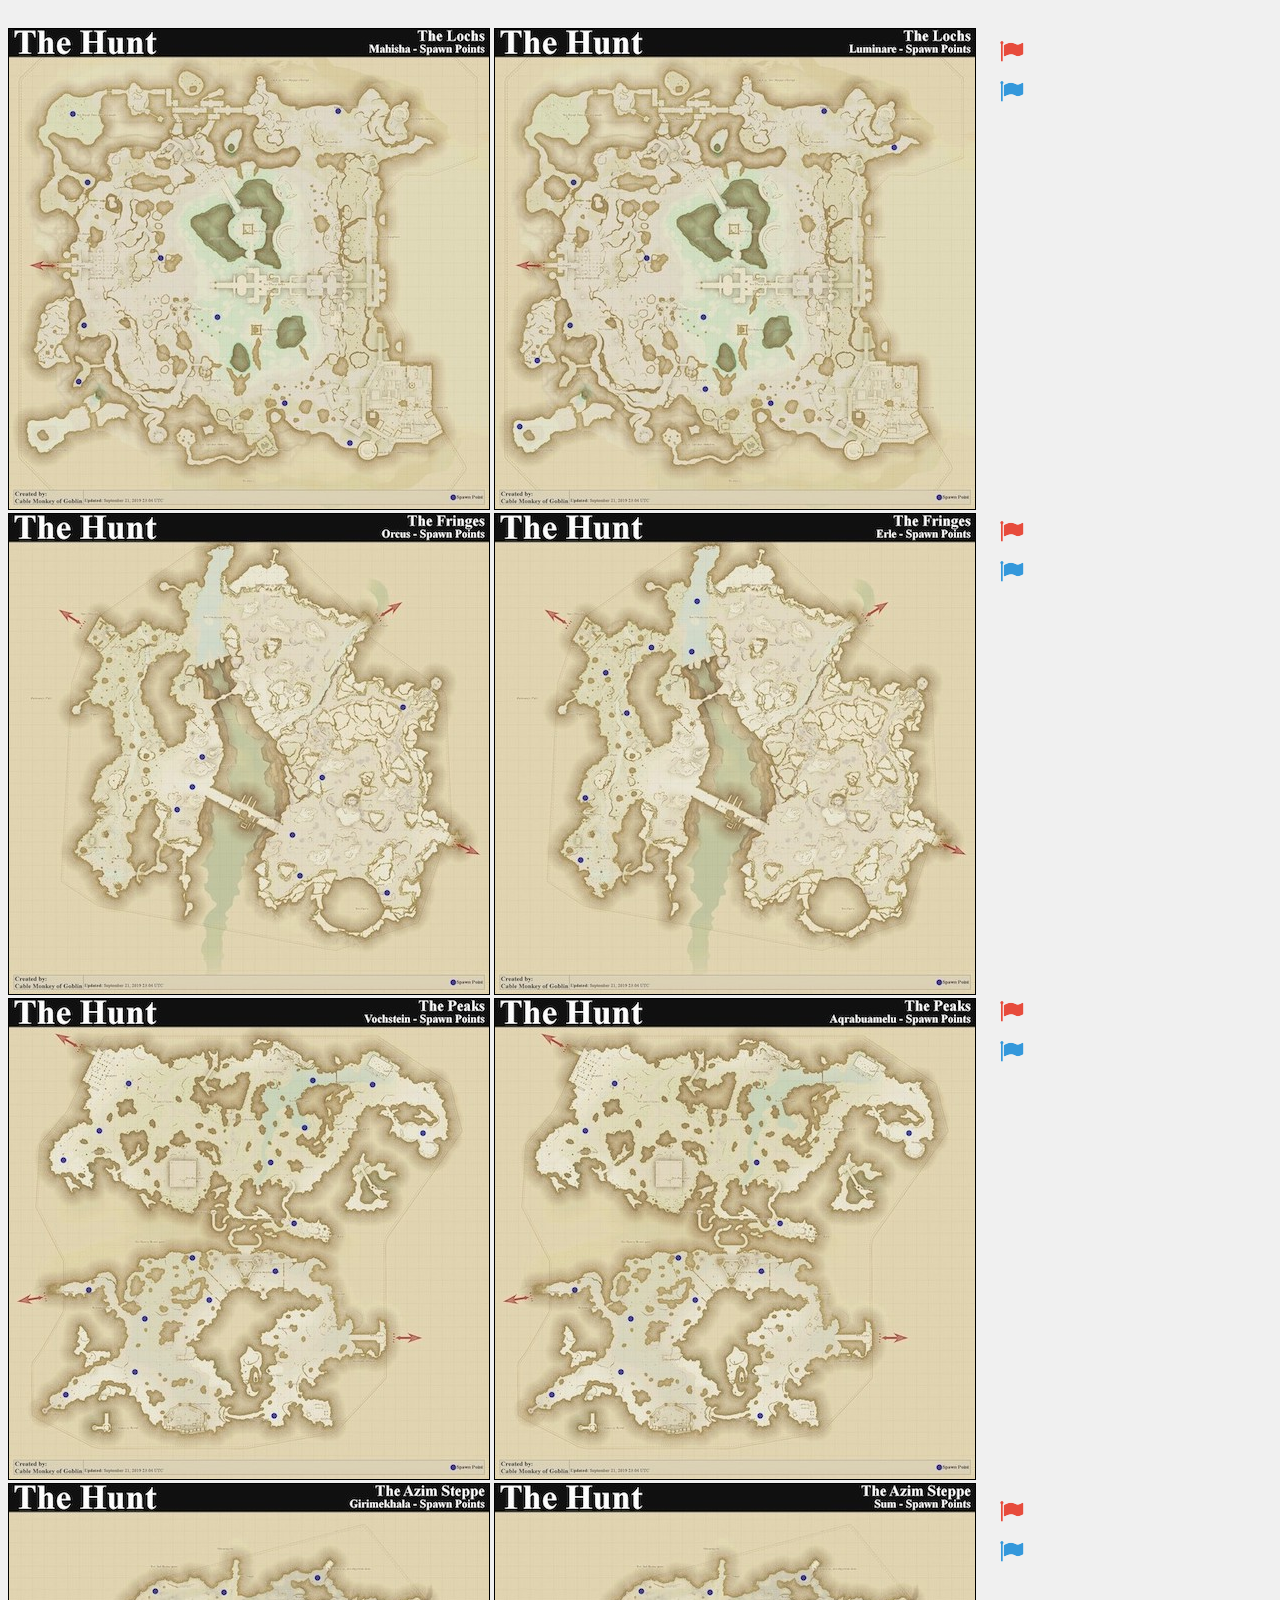
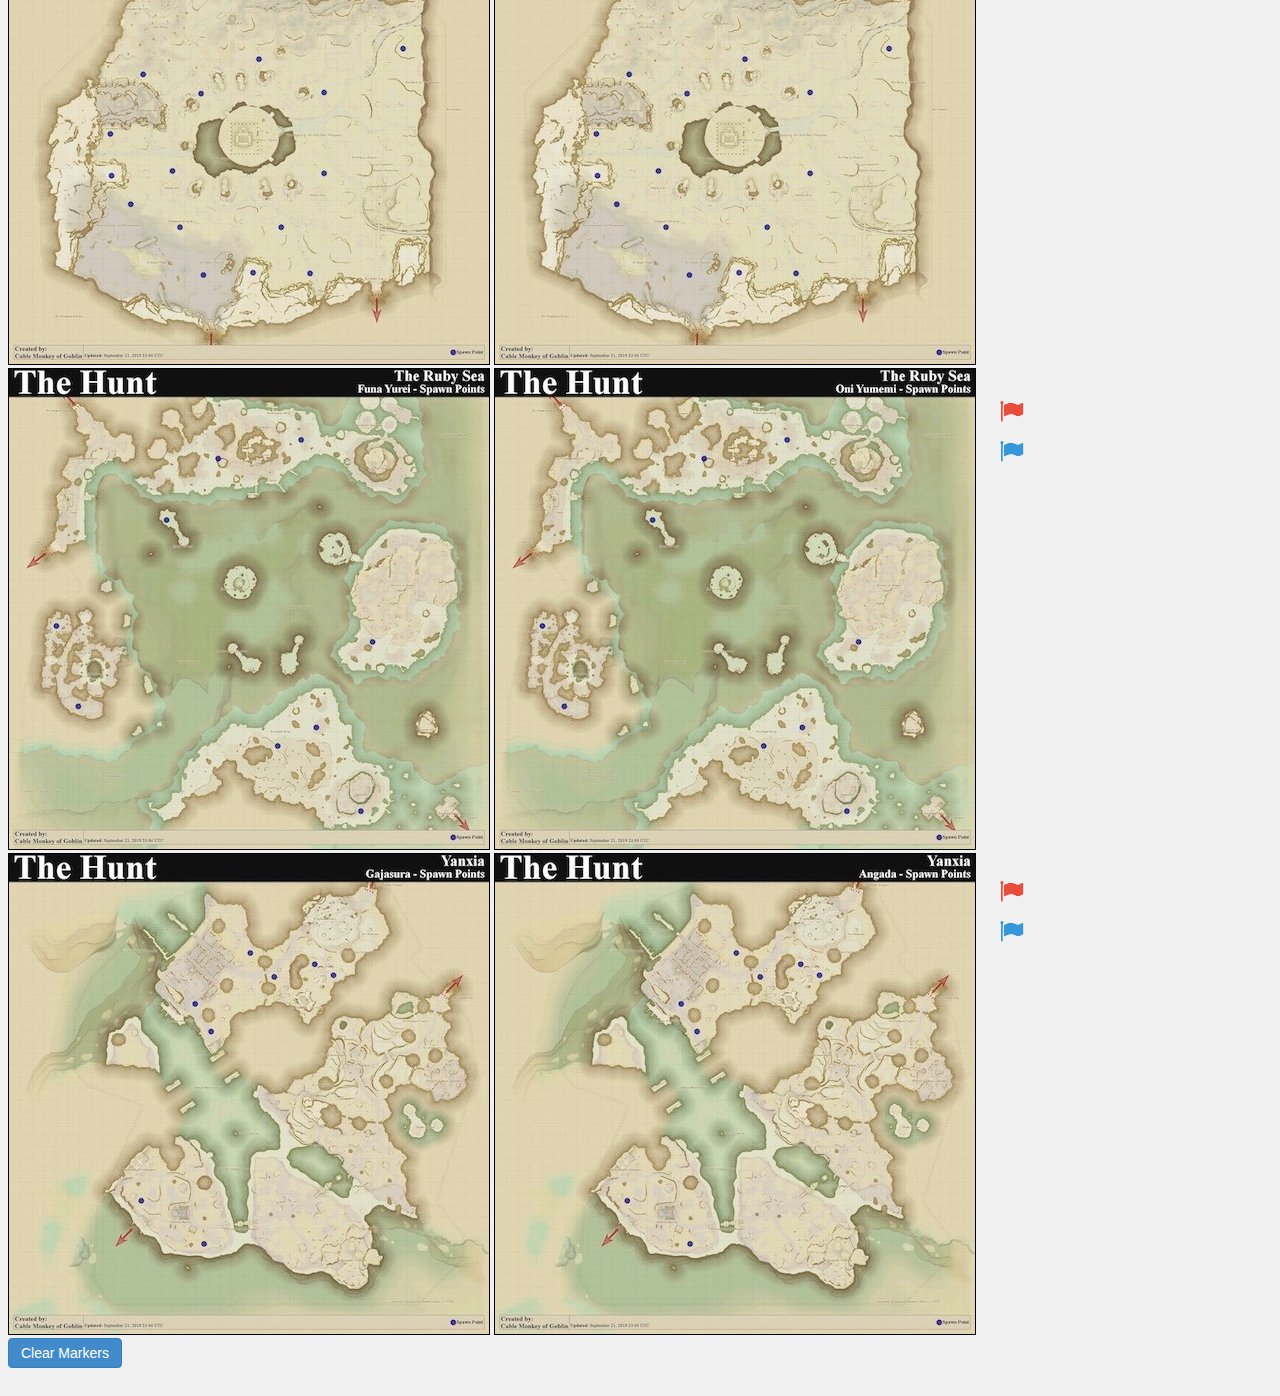
<file: html/sb/index.html>
<html>
<head>
  <title>SB A Rank Tracker</title>
  <meta charset="UTF-8">
  <link rel="stylesheet" type="text/css" href="../css/style.css" />
</head>

<body>

  <tr>
    <th>
      <img draggable="false" class="mapimg" src="../img/sb/01.jpg" >
    </th>
    <th>
      <img draggable="false" class="mapimg" src="../img/sb/02.jpg" >
    </th>
  <tr>

  <tr>
    <th>
      <img draggable="false" class="mapimg" src="../img/sb/03.jpg" >
    </th>
    <th>
      <img draggable="false" class="mapimg" src="../img/sb/04.jpg" >
    </th>
  <tr>

  <tr>
    <th>
      <img draggable="false" class="mapimg" src="../img/sb/05.jpg" >
    </th>
    <th>
      <img draggable="false" class="mapimg" src="../img/sb/06.jpg" >
    </th>
  <tr>

  <tr>
    <th>
      <img draggable="false" class="mapimg" src="../img/sb/07.jpg" >
    </th>
    <th>
      <img draggable="false" class="mapimg" src="../img/sb/08.jpg" >
    </th>
  <tr>

  <tr>
    <th>
      <img draggable="false" class="mapimg" src="../img/sb/09.jpg" >
    </th>
    <th>
      <img draggable="false" class="mapimg" src="../img/sb/10.jpg" >
    </th>
  <tr>

  <tr>
    <th>
      <img draggable="false" class="mapimg" src="../img/sb/11.jpg" >
    </th>
    <th>
      <img draggable="false" class="mapimg" src="../img/sb/12.jpg" >
    </th>
  <tr>

  <div id="reddiv1" class="mydragable" style="left:1000px; top:40px;" >
    <img src="../img/redflag.png" />
  </div>

  <div id="bluediv1" class="mydragable" style="left:1000px; top:80px;" >
    <img src="../img/blueflag.png" />
  </div>

  <div id="reddiv1" class="mydragable" style="left:1000px; top:520px;" >
    <img src="../img/redflag.png" />
  </div>

  <div id="bluediv1" class="mydragable" style="left:1000px; top:560px;" >
    <img src="../img/blueflag.png" />
  </div>

  <div id="reddiv1" class="mydragable" style="left:1000px; top:1000px;" >
    <img src="../img/redflag.png" />
  </div>

  <div id="bluediv1" class="mydragable" style="left:1000px; top:1040px;" >
    <img src="../img/blueflag.png" />
  </div>

  <div id="reddiv1" class="mydragable" style="left:1000px; top:1500px;" >
    <img src="../img/redflag.png" />
  </div>

  <div id="bluediv1" class="mydragable" style="left:1000px; top:1540px;" >
    <img src="../img/blueflag.png" />
  </div>

  <div id="reddiv1" class="mydragable" style="left:1000px; top:2000px;" >
    <img src="../img/redflag.png" />
  </div>

  <div id="bluediv1" class="mydragable" style="left:1000px; top:2040px;" >
    <img src="../img/blueflag.png" />
  </div>

  <div id="reddiv1" class="mydragable" style="left:1000px; top:2480px;" >
    <img src="../img/redflag.png" />
  </div>

  <div id="bluediv1" class="mydragable" style="left:1000px; top:2520px;" >
    <img src="../img/blueflag.png" />
  </div>

  <br>
  <button class="btn" onclick="clearMarkers()">Clear Markers</button>

  <script type="text/javascript" src="../js/flag.js"></script>

</body>
</html>
</file>
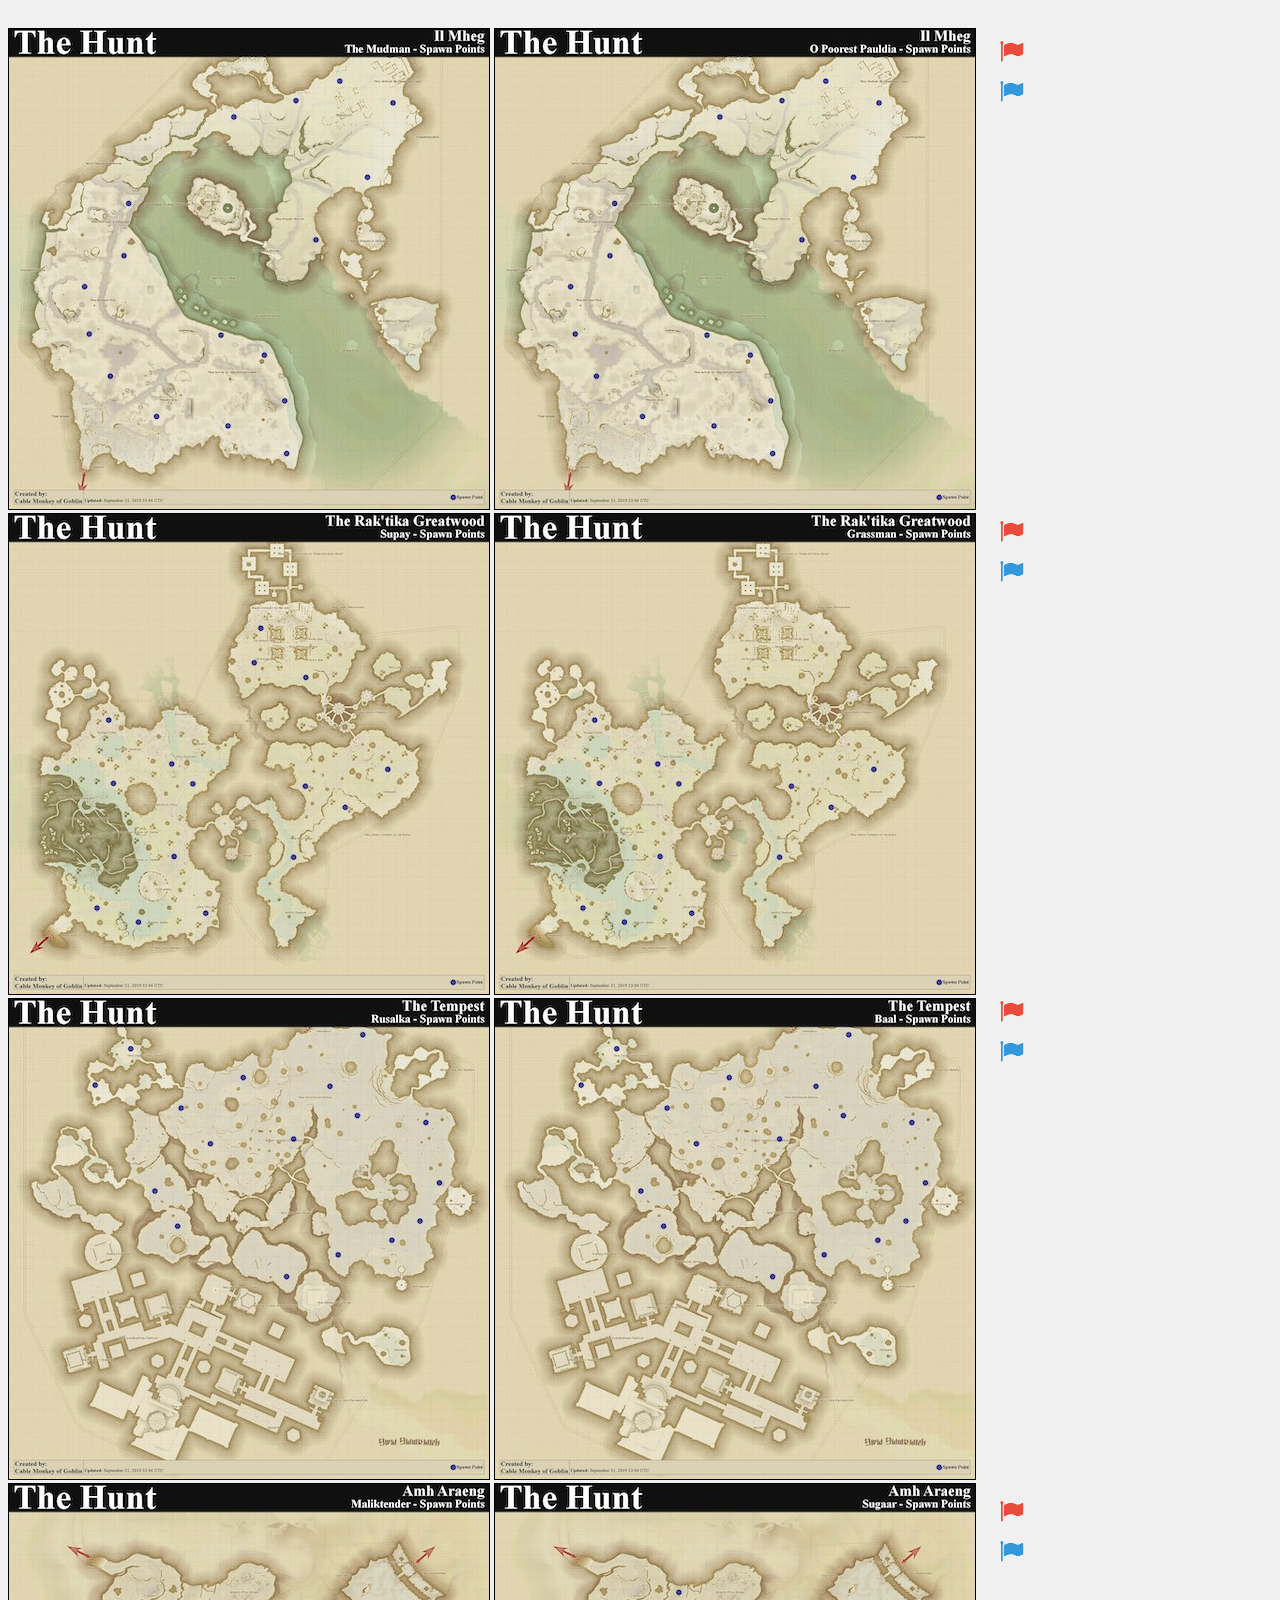
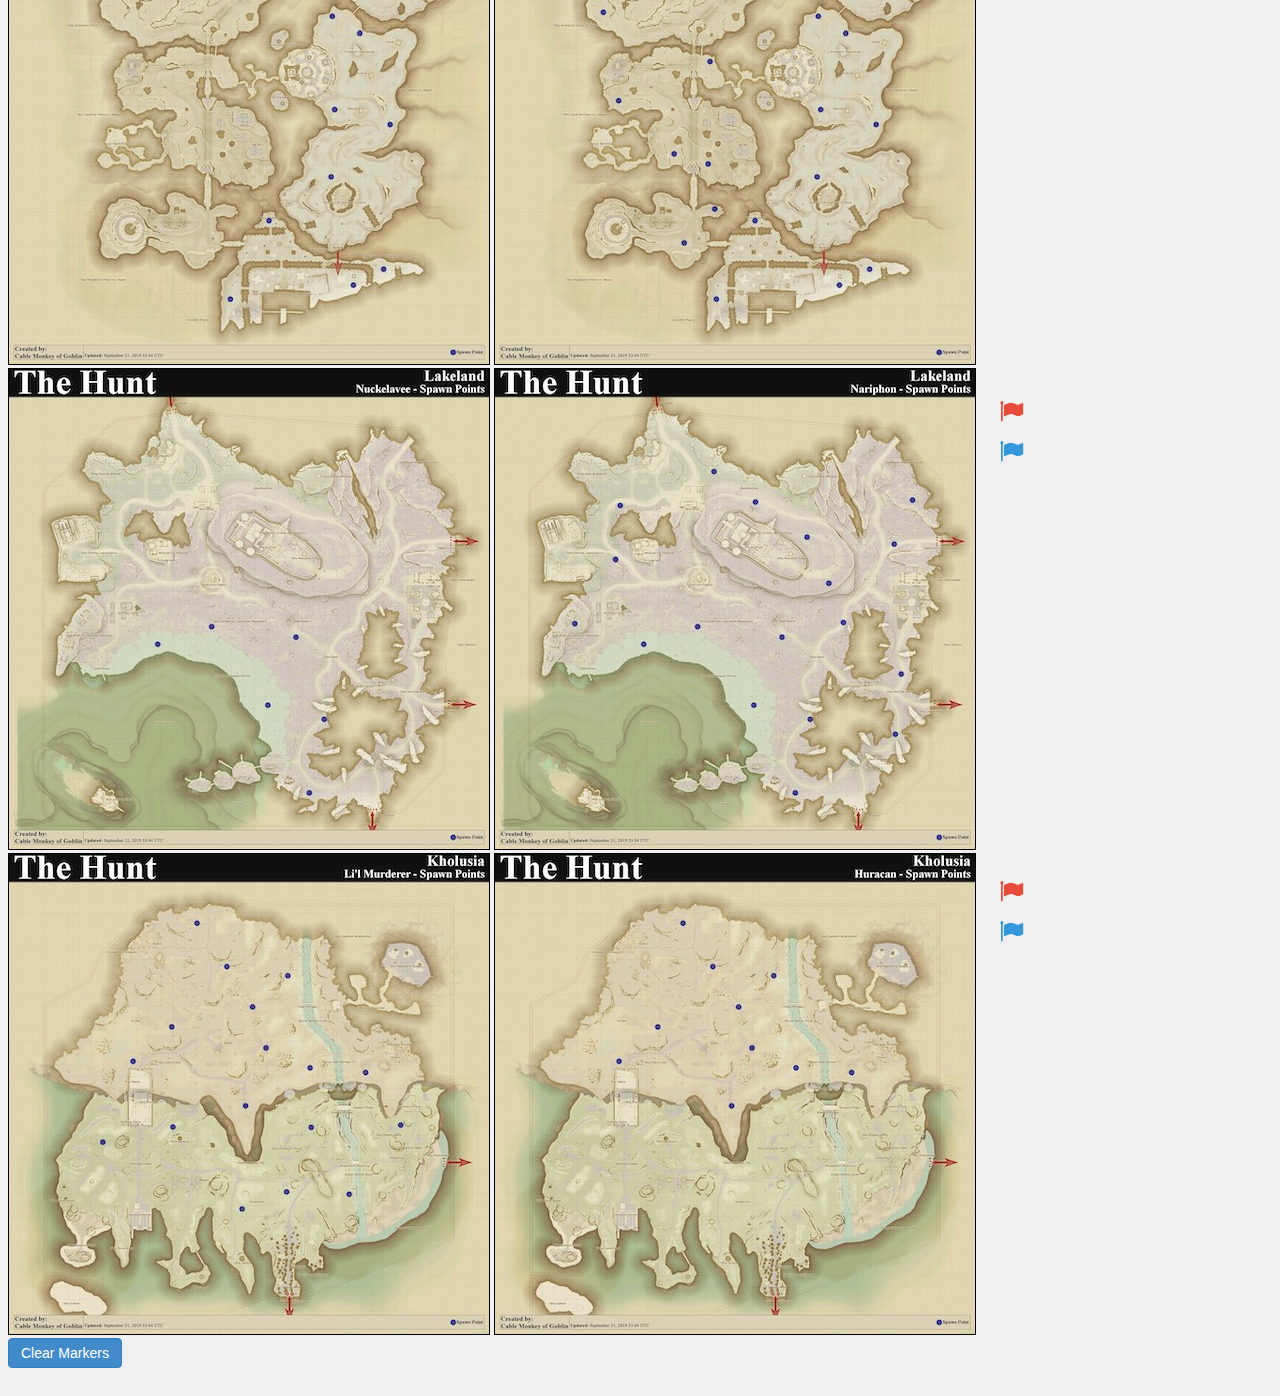
<file: html/shb/index.html>
<html>
<head>
  <title>ShB A Rank Tracker</title>
  <meta charset="UTF-8">
  <link rel="stylesheet" type="text/css" href="../css/style.css" />
</head>

<body>

  <tr>
    <th>
      <img draggable="false" class="mapimg" src="../img/shb/01.jpg" >
    </th>
    <th>
      <img draggable="false" class="mapimg" src="../img/shb/02.jpg" >
    </th>
  <tr>

  <tr>
    <th>
      <img draggable="false" class="mapimg" src="../img/shb/03.jpg" >
    </th>
    <th>
      <img draggable="false" class="mapimg" src="../img/shb/04.jpg" >
    </th>
  <tr>

  <tr>
    <th>
      <img draggable="false" class="mapimg" src="../img/shb/05.jpg" >
    </th>
    <th>
      <img draggable="false" class="mapimg" src="../img/shb/06.jpg" >
    </th>
  <tr>

  <tr>
    <th>
      <img draggable="false" class="mapimg" src="../img/shb/07.jpg" >
    </th>
    <th>
      <img draggable="false" class="mapimg" src="../img/shb/08.jpg" >
    </th>
  <tr>

  <tr>
    <th>
      <img draggable="false" class="mapimg" src="../img/shb/09.jpg" >
    </th>
    <th>
      <img draggable="false" class="mapimg" src="../img/shb/10.jpg" >
    </th>
  <tr>

  <tr>
    <th>
      <img draggable="false" class="mapimg" src="../img/shb/11.jpg" >
    </th>
    <th>
      <img draggable="false" class="mapimg" src="../img/shb/12.jpg" >
    </th>
  <tr>

  <div id="reddiv1" class="mydragable" style="left:1000px; top:40px;" >
    <img src="../img/redflag.png" />
  </div>

  <div id="bluediv1" class="mydragable" style="left:1000px; top:80px;" >
    <img src="../img/blueflag.png" />
  </div>

  <div id="reddiv1" class="mydragable" style="left:1000px; top:520px;" >
    <img src="../img/redflag.png" />
  </div>

  <div id="bluediv1" class="mydragable" style="left:1000px; top:560px;" >
    <img src="../img/blueflag.png" />
  </div>

  <div id="reddiv1" class="mydragable" style="left:1000px; top:1000px;" >
    <img src="../img/redflag.png" />
  </div>

  <div id="bluediv1" class="mydragable" style="left:1000px; top:1040px;" >
    <img src="../img/blueflag.png" />
  </div>

  <div id="reddiv1" class="mydragable" style="left:1000px; top:1500px;" >
    <img src="../img/redflag.png" />
  </div>

  <div id="bluediv1" class="mydragable" style="left:1000px; top:1540px;" >
    <img src="../img/blueflag.png" />
  </div>

  <div id="reddiv1" class="mydragable" style="left:1000px; top:2000px;" >
    <img src="../img/redflag.png" />
  </div>

  <div id="bluediv1" class="mydragable" style="left:1000px; top:2040px;" >
    <img src="../img/blueflag.png" />
  </div>

  <div id="reddiv1" class="mydragable" style="left:1000px; top:2480px;" >
    <img src="../img/redflag.png" />
  </div>

  <div id="bluediv1" class="mydragable" style="left:1000px; top:2520px;" >
    <img src="../img/blueflag.png" />
  </div>

  <br>
  <button class="btn" onclick="clearMarkers()">Clear Markers</button>

  <script type="text/javascript" src="../js/flag.js"></script>

</body>
</html>
</file>
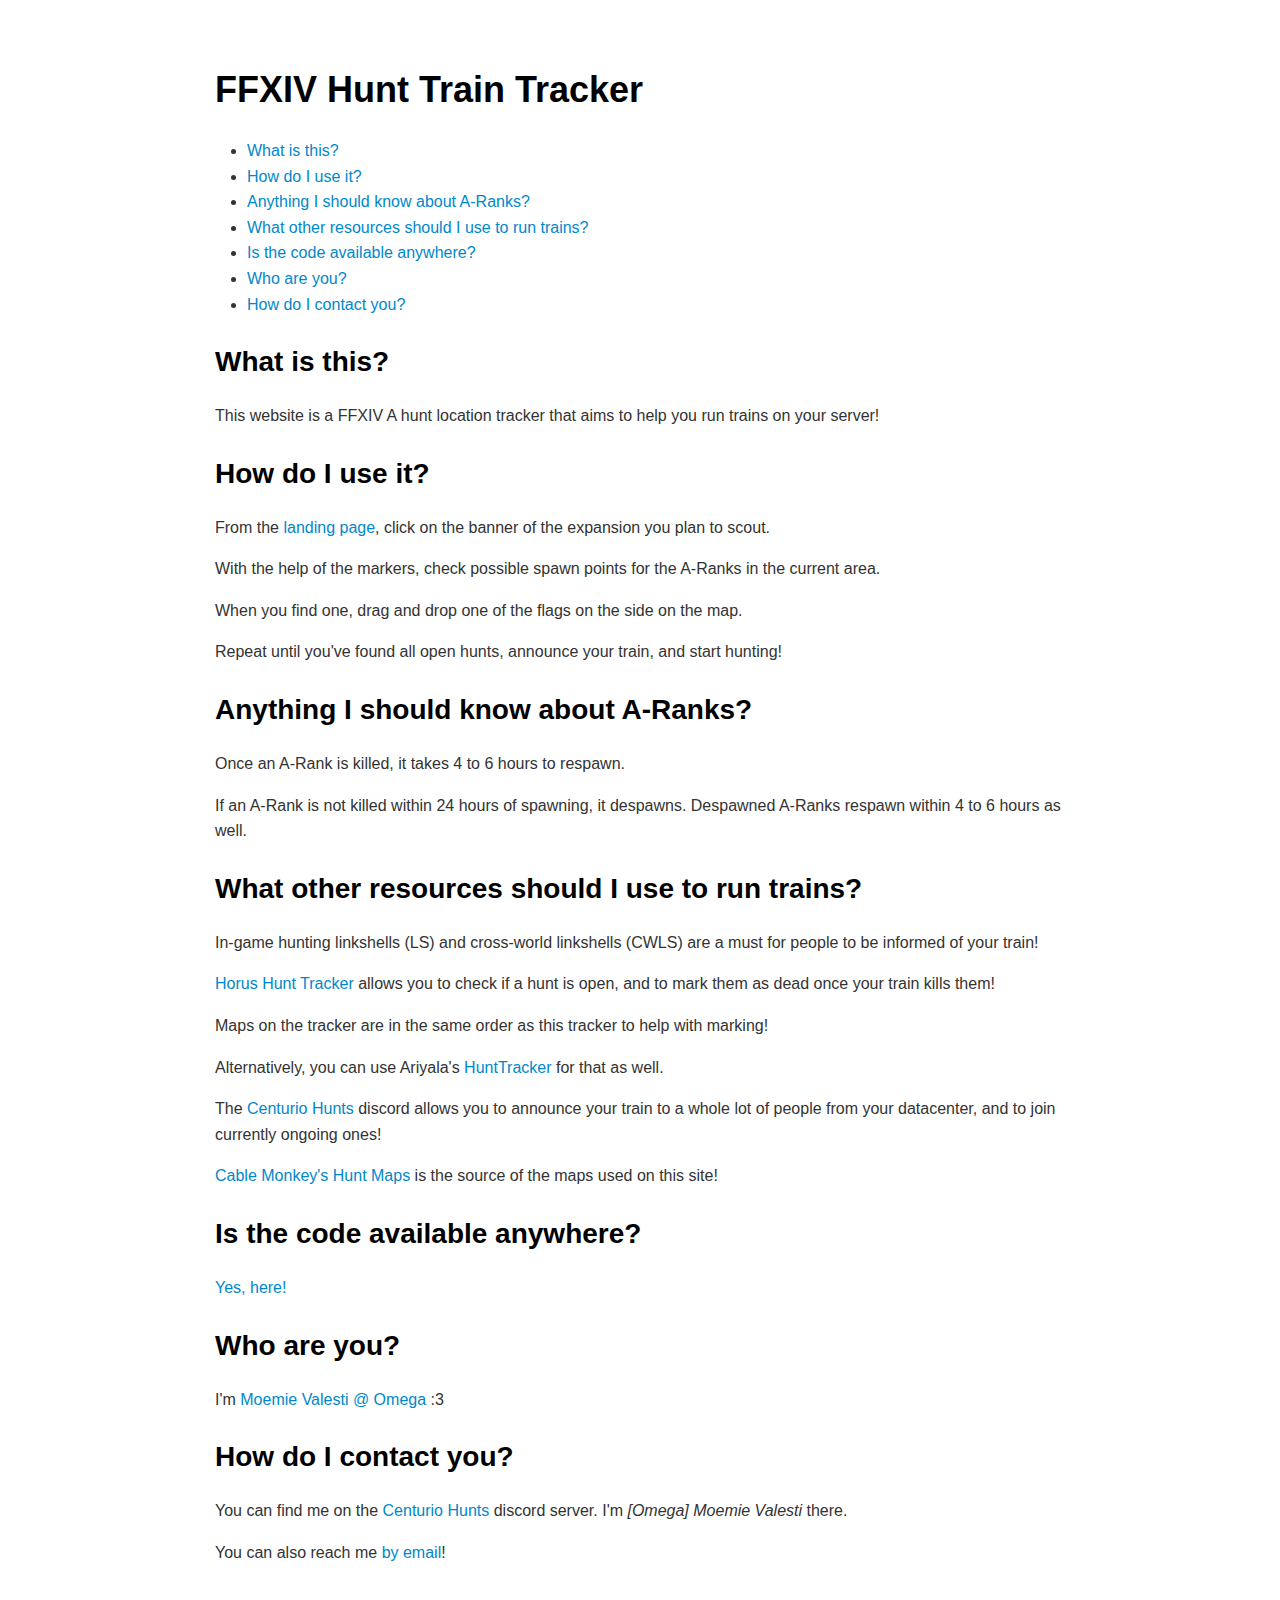
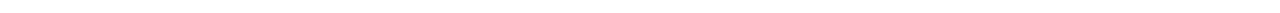
<file: public/readme/index.html>
<!DOCTYPE html><html><head>
      <title>README</title>
      <meta charset="utf-8">
      <meta name="viewport" content="width=device-width, initial-scale=1.0">
      
      <link rel="stylesheet" href="file:////Users/captainark/.atom/packages/markdown-preview-enhanced/node_modules/@shd101wyy/mume/dependencies/katex/katex.min.css">
      
      

      
      
      
      
      
      
      

      <style>
      /**
 * prism.js Github theme based on GitHub's theme.
 * @author Sam Clarke
 */
code[class*="language-"],
pre[class*="language-"] {
  color: #333;
  background: none;
  font-family: Consolas, "Liberation Mono", Menlo, Courier, monospace;
  text-align: left;
  white-space: pre;
  word-spacing: normal;
  word-break: normal;
  word-wrap: normal;
  line-height: 1.4;

  -moz-tab-size: 8;
  -o-tab-size: 8;
  tab-size: 8;

  -webkit-hyphens: none;
  -moz-hyphens: none;
  -ms-hyphens: none;
  hyphens: none;
}

/* Code blocks */
pre[class*="language-"] {
  padding: .8em;
  overflow: auto;
  /* border: 1px solid #ddd; */
  border-radius: 3px;
  /* background: #fff; */
  background: #f5f5f5;
}

/* Inline code */
:not(pre) > code[class*="language-"] {
  padding: .1em;
  border-radius: .3em;
  white-space: normal;
  background: #f5f5f5;
}

.token.comment,
.token.blockquote {
  color: #969896;
}

.token.cdata {
  color: #183691;
}

.token.doctype,
.token.punctuation,
.token.variable,
.token.macro.property {
  color: #333;
}

.token.operator,
.token.important,
.token.keyword,
.token.rule,
.token.builtin {
  color: #a71d5d;
}

.token.string,
.token.url,
.token.regex,
.token.attr-value {
  color: #183691;
}

.token.property,
.token.number,
.token.boolean,
.token.entity,
.token.atrule,
.token.constant,
.token.symbol,
.token.command,
.token.code {
  color: #0086b3;
}

.token.tag,
.token.selector,
.token.prolog {
  color: #63a35c;
}

.token.function,
.token.namespace,
.token.pseudo-element,
.token.class,
.token.class-name,
.token.pseudo-class,
.token.id,
.token.url-reference .token.variable,
.token.attr-name {
  color: #795da3;
}

.token.entity {
  cursor: help;
}

.token.title,
.token.title .token.punctuation {
  font-weight: bold;
  color: #1d3e81;
}

.token.list {
  color: #ed6a43;
}

.token.inserted {
  background-color: #eaffea;
  color: #55a532;
}

.token.deleted {
  background-color: #ffecec;
  color: #bd2c00;
}

.token.bold {
  font-weight: bold;
}

.token.italic {
  font-style: italic;
}


/* JSON */
.language-json .token.property {
  color: #183691;
}

.language-markup .token.tag .token.punctuation {
  color: #333;
}

/* CSS */
code.language-css,
.language-css .token.function {
  color: #0086b3;
}

/* YAML */
.language-yaml .token.atrule {
  color: #63a35c;
}

code.language-yaml {
  color: #183691;
}

/* Ruby */
.language-ruby .token.function {
  color: #333;
}

/* Markdown */
.language-markdown .token.url {
  color: #795da3;
}

/* Makefile */
.language-makefile .token.symbol {
  color: #795da3;
}

.language-makefile .token.variable {
  color: #183691;
}

.language-makefile .token.builtin {
  color: #0086b3;
}

/* Bash */
.language-bash .token.keyword {
  color: #0086b3;
}

/* highlight */
pre[data-line] {
  position: relative;
  padding: 1em 0 1em 3em;
}
pre[data-line] .line-highlight-wrapper {
  position: absolute;
  top: 0;
  left: 0;
  background-color: transparent;
  display: block;
  width: 100%;
}

pre[data-line] .line-highlight {
  position: absolute;
  left: 0;
  right: 0;
  padding: inherit 0;
  margin-top: 1em;
  background: hsla(24, 20%, 50%,.08);
  background: linear-gradient(to right, hsla(24, 20%, 50%,.1) 70%, hsla(24, 20%, 50%,0));
  pointer-events: none;
  line-height: inherit;
  white-space: pre;
}

pre[data-line] .line-highlight:before, 
pre[data-line] .line-highlight[data-end]:after {
  content: attr(data-start);
  position: absolute;
  top: .4em;
  left: .6em;
  min-width: 1em;
  padding: 0 .5em;
  background-color: hsla(24, 20%, 50%,.4);
  color: hsl(24, 20%, 95%);
  font: bold 65%/1.5 sans-serif;
  text-align: center;
  vertical-align: .3em;
  border-radius: 999px;
  text-shadow: none;
  box-shadow: 0 1px white;
}

pre[data-line] .line-highlight[data-end]:after {
  content: attr(data-end);
  top: auto;
  bottom: .4em;
}html body{font-family:"Helvetica Neue",Helvetica,"Segoe UI",Arial,freesans,sans-serif;font-size:16px;line-height:1.6;color:#333;background-color:#fff;overflow:initial;box-sizing:border-box;word-wrap:break-word}html body>:first-child{margin-top:0}html body h1,html body h2,html body h3,html body h4,html body h5,html body h6{line-height:1.2;margin-top:1em;margin-bottom:16px;color:#000}html body h1{font-size:2.25em;font-weight:300;padding-bottom:.3em}html body h2{font-size:1.75em;font-weight:400;padding-bottom:.3em}html body h3{font-size:1.5em;font-weight:500}html body h4{font-size:1.25em;font-weight:600}html body h5{font-size:1.1em;font-weight:600}html body h6{font-size:1em;font-weight:600}html body h1,html body h2,html body h3,html body h4,html body h5{font-weight:600}html body h5{font-size:1em}html body h6{color:#5c5c5c}html body strong{color:#000}html body del{color:#5c5c5c}html body a:not([href]){color:inherit;text-decoration:none}html body a{color:#08c;text-decoration:none}html body a:hover{color:#00a3f5;text-decoration:none}html body img{max-width:100%}html body>p{margin-top:0;margin-bottom:16px;word-wrap:break-word}html body>ul,html body>ol{margin-bottom:16px}html body ul,html body ol{padding-left:2em}html body ul.no-list,html body ol.no-list{padding:0;list-style-type:none}html body ul ul,html body ul ol,html body ol ol,html body ol ul{margin-top:0;margin-bottom:0}html body li{margin-bottom:0}html body li.task-list-item{list-style:none}html body li>p{margin-top:0;margin-bottom:0}html body .task-list-item-checkbox{margin:0 .2em .25em -1.8em;vertical-align:middle}html body .task-list-item-checkbox:hover{cursor:pointer}html body blockquote{margin:16px 0;font-size:inherit;padding:0 15px;color:#5c5c5c;border-left:4px solid #d6d6d6}html body blockquote>:first-child{margin-top:0}html body blockquote>:last-child{margin-bottom:0}html body hr{height:4px;margin:32px 0;background-color:#d6d6d6;border:0 none}html body table{margin:10px 0 15px 0;border-collapse:collapse;border-spacing:0;display:block;width:100%;overflow:auto;word-break:normal;word-break:keep-all}html body table th{font-weight:bold;color:#000}html body table td,html body table th{border:1px solid #d6d6d6;padding:6px 13px}html body dl{padding:0}html body dl dt{padding:0;margin-top:16px;font-size:1em;font-style:italic;font-weight:bold}html body dl dd{padding:0 16px;margin-bottom:16px}html body code{font-family:Menlo,Monaco,Consolas,'Courier New',monospace;font-size:.85em !important;color:#000;background-color:#f0f0f0;border-radius:3px;padding:.2em 0}html body code::before,html body code::after{letter-spacing:-0.2em;content:"\00a0"}html body pre>code{padding:0;margin:0;font-size:.85em !important;word-break:normal;white-space:pre;background:transparent;border:0}html body .highlight{margin-bottom:16px}html body .highlight pre,html body pre{padding:1em;overflow:auto;font-size:.85em !important;line-height:1.45;border:#d6d6d6;border-radius:3px}html body .highlight pre{margin-bottom:0;word-break:normal}html body pre code,html body pre tt{display:inline;max-width:initial;padding:0;margin:0;overflow:initial;line-height:inherit;word-wrap:normal;background-color:transparent;border:0}html body pre code:before,html body pre tt:before,html body pre code:after,html body pre tt:after{content:normal}html body p,html body blockquote,html body ul,html body ol,html body dl,html body pre{margin-top:0;margin-bottom:16px}html body kbd{color:#000;border:1px solid #d6d6d6;border-bottom:2px solid #c7c7c7;padding:2px 4px;background-color:#f0f0f0;border-radius:3px}@media print{html body{background-color:#fff}html body h1,html body h2,html body h3,html body h4,html body h5,html body h6{color:#000;page-break-after:avoid}html body blockquote{color:#5c5c5c}html body pre{page-break-inside:avoid}html body table{display:table}html body img{display:block;max-width:100%;max-height:100%}html body pre,html body code{word-wrap:break-word;white-space:pre}}.markdown-preview{width:100%;height:100%;box-sizing:border-box}.markdown-preview .pagebreak,.markdown-preview .newpage{page-break-before:always}.markdown-preview pre.line-numbers{position:relative;padding-left:3.8em;counter-reset:linenumber}.markdown-preview pre.line-numbers>code{position:relative}.markdown-preview pre.line-numbers .line-numbers-rows{position:absolute;pointer-events:none;top:1em;font-size:100%;left:0;width:3em;letter-spacing:-1px;border-right:1px solid #999;-webkit-user-select:none;-moz-user-select:none;-ms-user-select:none;user-select:none}.markdown-preview pre.line-numbers .line-numbers-rows>span{pointer-events:none;display:block;counter-increment:linenumber}.markdown-preview pre.line-numbers .line-numbers-rows>span:before{content:counter(linenumber);color:#999;display:block;padding-right:.8em;text-align:right}.markdown-preview .mathjax-exps .MathJax_Display{text-align:center !important}.markdown-preview:not([for="preview"]) .code-chunk .btn-group{display:none}.markdown-preview:not([for="preview"]) .code-chunk .status{display:none}.markdown-preview:not([for="preview"]) .code-chunk .output-div{margin-bottom:16px}.scrollbar-style::-webkit-scrollbar{width:8px}.scrollbar-style::-webkit-scrollbar-track{border-radius:10px;background-color:transparent}.scrollbar-style::-webkit-scrollbar-thumb{border-radius:5px;background-color:rgba(150,150,150,0.66);border:4px solid rgba(150,150,150,0.66);background-clip:content-box}html body[for="html-export"]:not([data-presentation-mode]){position:relative;width:100%;height:100%;top:0;left:0;margin:0;padding:0;overflow:auto}html body[for="html-export"]:not([data-presentation-mode]) .markdown-preview{position:relative;top:0}@media screen and (min-width:914px){html body[for="html-export"]:not([data-presentation-mode]) .markdown-preview{padding:2em calc(50% - 457px + 2em)}}@media screen and (max-width:914px){html body[for="html-export"]:not([data-presentation-mode]) .markdown-preview{padding:2em}}@media screen and (max-width:450px){html body[for="html-export"]:not([data-presentation-mode]) .markdown-preview{font-size:14px !important;padding:1em}}@media print{html body[for="html-export"]:not([data-presentation-mode]) #sidebar-toc-btn{display:none}}html body[for="html-export"]:not([data-presentation-mode]) #sidebar-toc-btn{position:fixed;bottom:8px;left:8px;font-size:28px;cursor:pointer;color:inherit;z-index:99;width:32px;text-align:center;opacity:.4}html body[for="html-export"]:not([data-presentation-mode])[html-show-sidebar-toc] #sidebar-toc-btn{opacity:1}html body[for="html-export"]:not([data-presentation-mode])[html-show-sidebar-toc] .md-sidebar-toc{position:fixed;top:0;left:0;width:300px;height:100%;padding:32px 0 48px 0;font-size:14px;box-shadow:0 0 4px rgba(150,150,150,0.33);box-sizing:border-box;overflow:auto;background-color:inherit}html body[for="html-export"]:not([data-presentation-mode])[html-show-sidebar-toc] .md-sidebar-toc::-webkit-scrollbar{width:8px}html body[for="html-export"]:not([data-presentation-mode])[html-show-sidebar-toc] .md-sidebar-toc::-webkit-scrollbar-track{border-radius:10px;background-color:transparent}html body[for="html-export"]:not([data-presentation-mode])[html-show-sidebar-toc] .md-sidebar-toc::-webkit-scrollbar-thumb{border-radius:5px;background-color:rgba(150,150,150,0.66);border:4px solid rgba(150,150,150,0.66);background-clip:content-box}html body[for="html-export"]:not([data-presentation-mode])[html-show-sidebar-toc] .md-sidebar-toc a{text-decoration:none}html body[for="html-export"]:not([data-presentation-mode])[html-show-sidebar-toc] .md-sidebar-toc ul{padding:0 1.6em;margin-top:.8em}html body[for="html-export"]:not([data-presentation-mode])[html-show-sidebar-toc] .md-sidebar-toc li{margin-bottom:.8em}html body[for="html-export"]:not([data-presentation-mode])[html-show-sidebar-toc] .md-sidebar-toc ul{list-style-type:none}html body[for="html-export"]:not([data-presentation-mode])[html-show-sidebar-toc] .markdown-preview{left:300px;width:calc(100% -  300px);padding:2em calc(50% - 457px -  150px);margin:0;box-sizing:border-box}@media screen and (max-width:1274px){html body[for="html-export"]:not([data-presentation-mode])[html-show-sidebar-toc] .markdown-preview{padding:2em}}@media screen and (max-width:450px){html body[for="html-export"]:not([data-presentation-mode])[html-show-sidebar-toc] .markdown-preview{width:100%}}html body[for="html-export"]:not([data-presentation-mode]):not([html-show-sidebar-toc]) .markdown-preview{left:50%;transform:translateX(-50%)}html body[for="html-export"]:not([data-presentation-mode]):not([html-show-sidebar-toc]) .md-sidebar-toc{display:none}

      </style>
    </head>
    <body for="html-export">
      <div class="mume markdown-preview  ">
      <h1 class="mume-header" id="ffxiv-hunt-train-tracker">FFXIV Hunt Train Tracker</h1>

<div class="code-chunk" data-id="code-chunk-id-0" data-cmd="toc"><div class="input-div"><div class="btn-group"><div class="run-btn btn"><span>&#x25B6;&#xFE0E;</span></div><div class="run-all-btn btn">all</div></div><div class="status">running...</div></div><div class="output-div"></div></div><ul>
<li><a href="#what-is-this">What is this?</a></li>
<li><a href="#how-do-i-use-it">How do I use it?</a></li>
<li><a href="#anything-i-should-know-about-a-ranks">Anything I should know about A-Ranks?</a></li>
<li><a href="#what-other-resources-should-i-use-to-run-trains">What other resources should I use to run trains?</a></li>
<li><a href="#is-the-code-available-anywhere">Is the code available anywhere?</a></li>
<li><a href="#who-are-you">Who are you?</a></li>
<li><a href="#how-do-i-contact-you">How do I contact you?</a></li>
</ul>
<h2 class="mume-header" id="what-is-this">What is this?</h2>

<p>This website is a FFXIV A hunt location tracker that aims to help you run trains on your server!</p>
<h2 class="mume-header" id="how-do-i-use-it">How do I use it?</h2>

<p>From the <a href="https://xivhunt.captainark.net">landing page</a>, click on the banner of the expansion you plan to scout.</p>
<p>With the help of the markers, check possible spawn points for the A-Ranks in the current area.</p>
<p>When you find one, drag and drop one of the flags on the side on the map.</p>
<p>Repeat until you&apos;ve found all open hunts, announce your train, and start hunting!</p>
<h2 class="mume-header" id="anything-i-should-know-about-a-ranks">Anything I should know about A-Ranks?</h2>

<p>Once an A-Rank is killed, it takes 4 to 6 hours to respawn.</p>
<p>If an A-Rank is not killed within 24 hours of spawning, it despawns. Despawned A-Ranks respawn within 4 to 6 hours as well.</p>
<h2 class="mume-header" id="what-other-resources-should-i-use-to-run-trains">What other resources should I use to run trains?</h2>

<p>In-game hunting linkshells (LS) and cross-world linkshells (CWLS) are a must for people to be informed of your train!</p>
<p><a href="https://horus-hunts.net/">Horus Hunt Tracker</a> allows you to check if a hunt is open, and to mark them as dead once your train kills them!</p>
<p>Maps on the tracker are in the same order as this tracker to help with marking!</p>
<p>Alternatively, you can use Ariyala&apos;s <a href="http://ffxiv.ariyala.com/HuntTracker/">HuntTracker</a> for that as well.</p>
<p>The <a href="https://discord.gg/dZTgnpv">Centurio Hunts</a> discord allows you to announce your train to a whole lot of people from your datacenter, and to join currently ongoing ones!</p>
<p><a href="https://cablemonkey.us/huntmap2/">Cable Monkey&apos;s Hunt Maps</a> is the source of the maps used on this site!</p>
<h2 class="mume-header" id="is-the-code-available-anywhere">Is the code available anywhere?</h2>

<p><a href="https://git.captainark.net/captainark/xivhunt">Yes, here!</a></p>
<h2 class="mume-header" id="who-are-you">Who are you?</h2>

<p>I&apos;m <a href="https://eu.finalfantasyxiv.com/lodestone/character/18235634/">Moemie Valesti @ Omega</a> :3</p>
<h2 class="mume-header" id="how-do-i-contact-you">How do I contact you?</h2>

<p>You can find me on the <a href="https://discord.gg/dZTgnpv">Centurio Hunts</a> discord server. I&apos;m <em>[Omega] Moemie Valesti</em> there.</p>
<p>You can also reach me <a href="mailto:contact@captainark.net">by email</a>!</p>

      </div>
      
      
    
    
    
    
    
    
    
    
  
    </body></html>
</file>
<file: html/css/style.css>
.mydragable {
  position: absolute;
  z-index: 9;
  cursor: move;
}

.divMap {
  z-index: 1;
}

img {
  -webkit-user-select: none;
  -khtml-user-select: none;
  -moz-user-select: none;
  -o-user-select: none;
  user-select: none;
}

body {
  font-family: "Helvetica Neue",Helvetica,Arial,sans-serif;
  font-size: 14px;
  color: #333;
  background: #f0f0f0;
  padding: 20px 0;
}
.mapimg {
  border:1px solid #000000;
}

table {
  width: auto;
}

.center {
  text-align:center;
}

.btn {
  color: #fff;
  background-color: #428bca;
  border: 1px solid #357ebd;
  -webkit-border-radius: 4;
  -moz-border-radius: 4;
  border-radius: 4px;
  font-size: 14px;
  padding: 6px 12px;
  text-decoration: none;
  cursor: pointer;
}

.btn:hover {
  background-color: #3071a9;
  border-color: #285e8e;
  ext-decoration: none;
}
</file>
